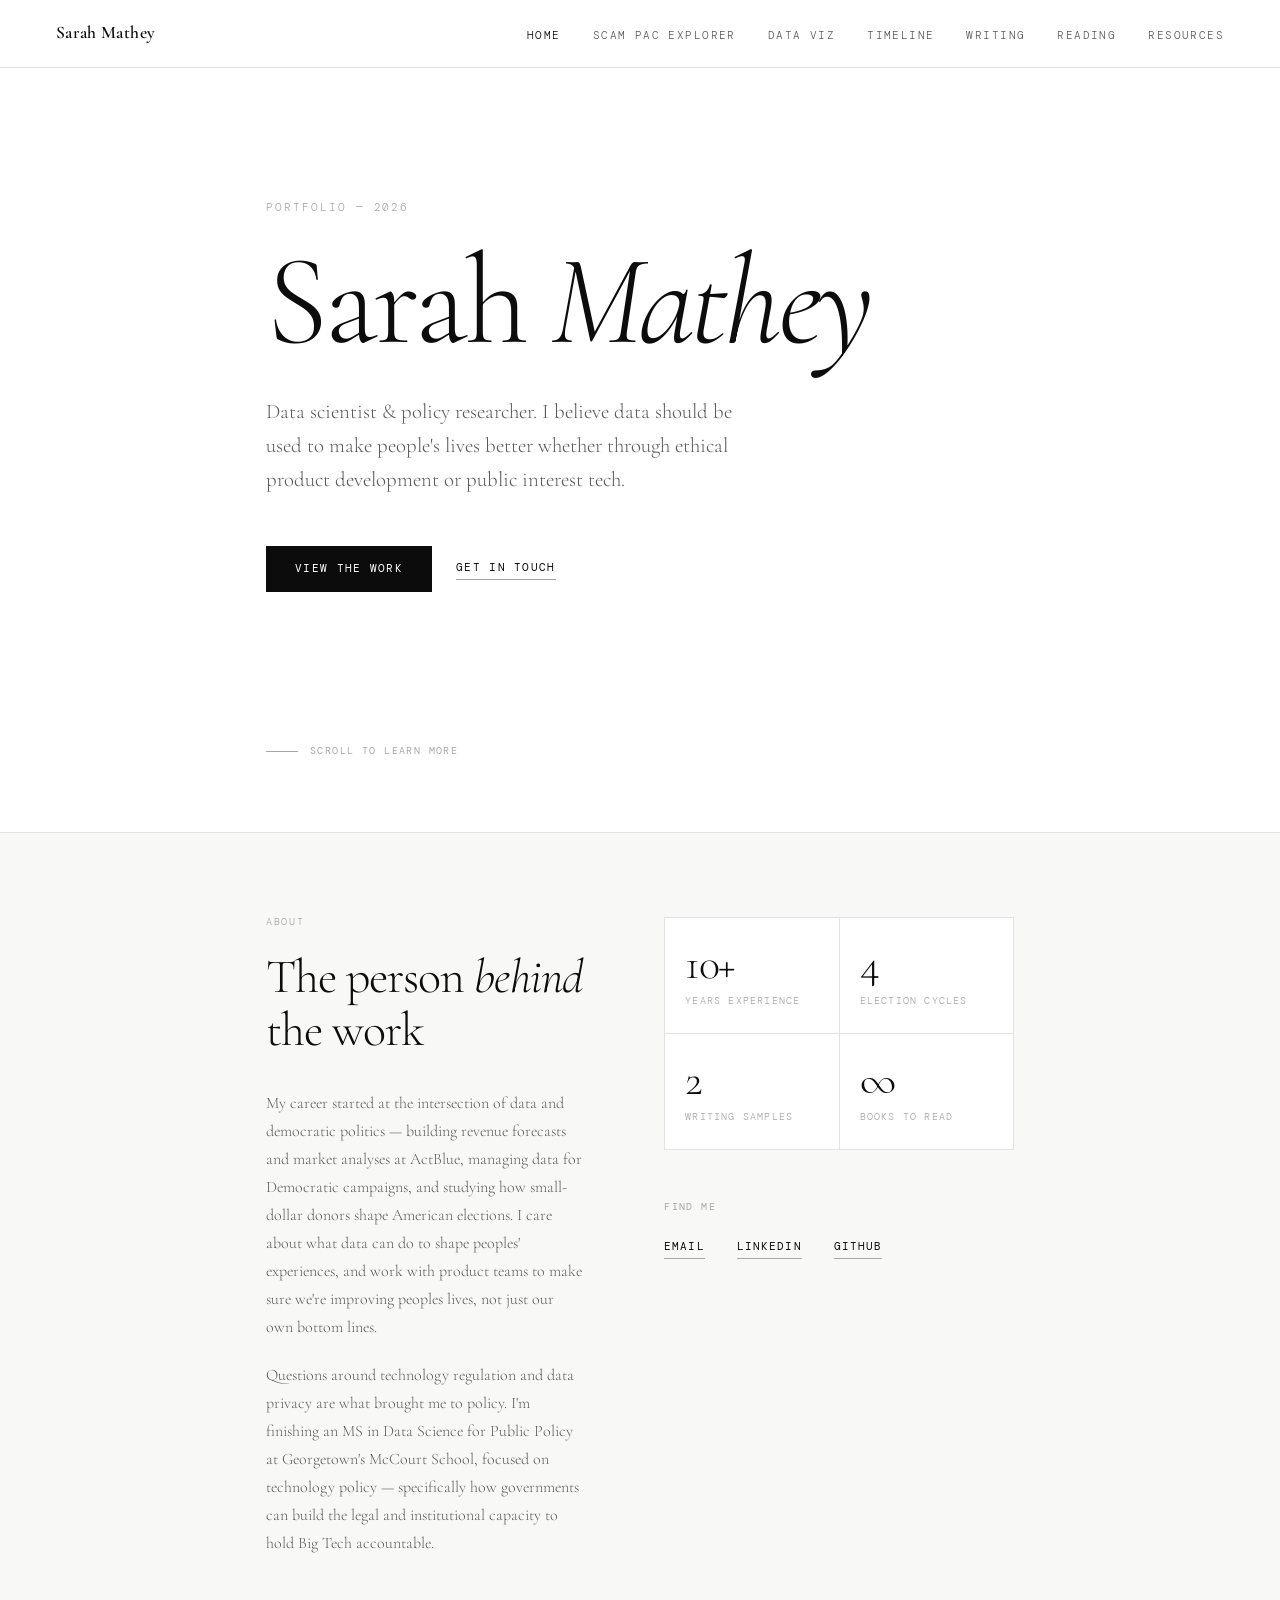
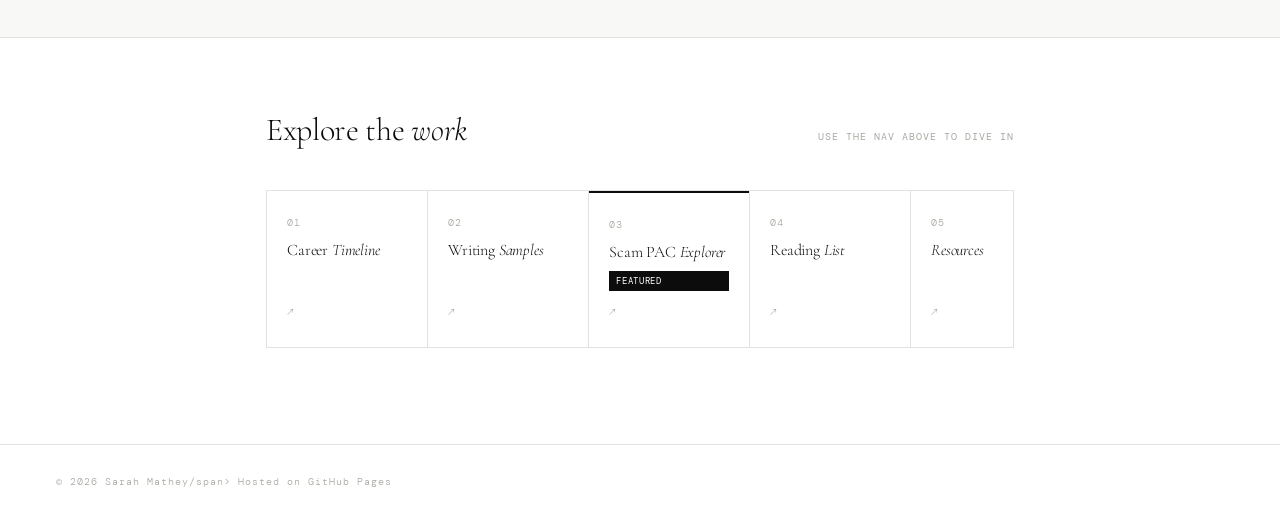
<file: index.html>
<!DOCTYPE html>
<html lang="en">
<head>
  <meta charset="UTF-8" />
  <meta name="viewport" content="width=device-width, initial-scale=1.0" />
  <title>Sarah Mathey</title>
  <link rel="preconnect" href="https://fonts.googleapis.com" />
  <link rel="preconnect" href="https://fonts.gstatic.com" crossorigin />
  <link href="https://fonts.googleapis.com/css2?family=Cormorant+Garamond:ital,wght@0,300;0,400;0,600;1,300;1,400&family=DM+Mono:wght@300;400&display=swap" rel="stylesheet" />
  <link rel="stylesheet" href="style.css" />
  <style>
    /* ── INDEX-ONLY OVERRIDES ── */

    /* Full-bleed layout — no max-width container on this page */
    main {
      max-width: none;
      padding: 0;
    }

    /* ── HERO ── */
    #hero {
      max-width: var(--max-w);
      margin: 0 auto;
      padding: 0 clamp(1.25rem, 5vw, 3.5rem);
      min-height: calc(100vh - var(--nav-h));
      display: grid;
      grid-template-rows: 1fr auto;
      padding-top: 3rem;
      padding-bottom: 4rem;
    }

    .hero-body {
      display: flex;
      flex-direction: column;
      justify-content: center;
    }

    .hero-eyebrow {
      font-family: var(--mono);
      font-size: 0.68rem;
      font-weight: 300;
      letter-spacing: 0.18em;
      text-transform: uppercase;
      color: var(--gray-400);
      margin-bottom: 1.5rem;
      opacity: 0;
      animation: fadeUp 0.75s 0.05s forwards;
    }

    .hero-name {
      font-size: clamp(4rem, 10vw, 8rem);
      font-weight: 300;
      line-height: 0.95;
      letter-spacing: -0.03em;
      margin-bottom: 2rem;
      opacity: 0;
      animation: fadeUp 0.75s 0.18s forwards;
    }

    .hero-name em { font-style: italic; }

    .hero-tagline {
      font-size: clamp(1.05rem, 2.2vw, 1.3rem);
      font-weight: 300;
      color: var(--gray-600);
      max-width: 480px;
      line-height: 1.65;
      margin-bottom: 3rem;
      opacity: 0;
      animation: fadeUp 0.75s 0.3s forwards;
    }

    .hero-cta {
      display: flex;
      gap: 1.5rem;
      align-items: center;
      flex-wrap: wrap;
      opacity: 0;
      animation: fadeUp 0.75s 0.44s forwards;
    }

    /* ── SCROLL HINT ── */
    .scroll-hint {
      display: flex;
      align-items: center;
      gap: 0.75rem;
      opacity: 0;
      animation: fadeUp 0.75s 0.65s forwards;
      padding-bottom: 0.5rem;
    }

    .scroll-hint span {
      font-family: var(--mono);
      font-size: 0.63rem;
      letter-spacing: 0.14em;
      text-transform: uppercase;
      color: var(--gray-400);
    }

    .scroll-line {
      width: 32px;
      height: 1px;
      background: var(--gray-400);
    }

    /* ── ABOUT SECTION ── */
    #about {
      border-top: 1px solid var(--gray-200);
      background: var(--gray-50);
    }

    .about-inner {
      max-width: var(--max-w);
      margin: 0 auto;
      padding: 5rem clamp(1.25rem, 5vw, 3.5rem);
      display: grid;
      grid-template-columns: 1fr 1.1fr;
      gap: 5rem;
      align-items: start;
    }

    .about-left {}

    .about-label {
      font-family: var(--mono);
      font-size: 0.65rem;
      font-weight: 300;
      letter-spacing: 0.16em;
      text-transform: uppercase;
      color: var(--gray-400);
      margin-bottom: 1.25rem;
    }

    .about-heading {
      font-size: clamp(2rem, 4vw, 3rem);
      font-weight: 300;
      line-height: 1.1;
      letter-spacing: -0.02em;
      margin-bottom: 2rem;
    }

    .about-heading em { font-style: italic; }

    .about-text p {
      font-size: 1rem;
      font-weight: 300;
      color: var(--gray-600);
      line-height: 1.75;
      margin-bottom: 1.25rem;
    }

    .about-text p:last-child { margin-bottom: 0; }

    .about-right {
      padding-top: 0.25rem;
    }

    /* ── STATS ── */
    .stats-grid {
      display: grid;
      grid-template-columns: 1fr 1fr;
      gap: 1px;
      background: var(--gray-200);
      border: 1px solid var(--gray-200);
      margin-bottom: 3rem;
    }

    .stat-cell {
      background: var(--white);
      padding: 1.5rem 1.25rem;
    }

    .stat-number {
      font-size: 2.75rem;
      font-weight: 300;
      line-height: 1;
      letter-spacing: -0.03em;
      margin-bottom: 0.35rem;
    }

    .stat-label {
      font-family: var(--mono);
      font-size: 0.63rem;
      font-weight: 300;
      letter-spacing: 0.12em;
      text-transform: uppercase;
      color: var(--gray-400);
    }

    /* ── CONTACT LINKS ── */
    .contact-label {
      font-family: var(--mono);
      font-size: 0.65rem;
      letter-spacing: 0.14em;
      text-transform: uppercase;
      color: var(--gray-400);
      margin-bottom: 1.25rem;
    }

    .contact-links {
      display: flex;
      flex-wrap: wrap;
      gap: 1rem 2rem;
    }

    .contact-link {
      font-family: var(--mono);
      font-size: 0.7rem;
      letter-spacing: 0.1em;
      text-transform: uppercase;
      text-decoration: none;
      color: var(--black);
      border-bottom: 1px solid var(--gray-400);
      padding-bottom: 2px;
      transition: border-color 0.2s;
    }

    .contact-link:hover { border-color: var(--black); }

    /* ── WORK STRIP ── */
    #work-strip {
      border-top: 1px solid var(--gray-200);
    }

    .work-strip-inner {
      max-width: var(--max-w);
      margin: 0 auto;
      padding: 4rem clamp(1.25rem, 5vw, 3.5rem) 6rem;
    }

    .work-strip-header {
      display: flex;
      align-items: baseline;
      justify-content: space-between;
      margin-bottom: 2rem;
    }

    .work-strip-title {
      font-size: clamp(1.5rem, 3vw, 2rem);
      font-weight: 300;
      letter-spacing: -0.01em;
    }

    .work-strip-title em { font-style: italic; }

    .work-strip-hint {
      font-family: var(--mono);
      font-size: 0.63rem;
      letter-spacing: 0.1em;
      text-transform: uppercase;
      color: var(--gray-400);
    }

    /* Horizontal scroll row of project chips */
    .work-chips {
      display: flex;
      gap: 1px;
      background: var(--gray-200);
      border: 1px solid var(--gray-200);
      overflow-x: auto;
      scrollbar-width: none;
    }

    .work-chips::-webkit-scrollbar { display: none; }

    .work-chip {
      background: var(--white);
      flex: 1 0 160px;
      padding: 1.5rem 1.25rem;
      text-decoration: none;
      color: inherit;
      transition: background 0.2s var(--ease);
      display: flex;
      flex-direction: column;
      gap: 0.5rem;
    }

    .work-chip:hover { background: var(--gray-50); }

    .chip-num {
      font-family: var(--mono);
      font-size: 0.6rem;
      font-weight: 300;
      color: var(--gray-400);
      letter-spacing: 0.08em;
    }

    .chip-title {
      font-size: 1rem;
      font-weight: 300;
      letter-spacing: -0.01em;
      line-height: 1.25;
    }

    .chip-title em { font-style: italic; }

    .chip-arrow {
      margin-top: auto;
      font-size: 0.85rem;
      color: var(--gray-400);
      transition: transform 0.2s var(--ease), color 0.2s;
    }

    .work-chip:hover .chip-arrow {
      transform: translate(2px, -2px);
      color: var(--black);
    }

    .work-chip--featured {
      border-top: 2px solid var(--black);
    }

    .chip-tag {
      font-family: var(--mono);
      font-size: 0.55rem;
      letter-spacing: 0.08em;
      text-transform: uppercase;
      background: var(--black);
      color: var(--white);
      padding: 0.15rem 0.45rem;
      display: inline-block;
      margin-top: 0.1rem;
    }

    @media (max-width: 640px) {
      .about-inner {
        grid-template-columns: 1fr;
        gap: 3rem;
      }
      .stats-grid { grid-template-columns: 1fr 1fr; }
      .work-strip-header { flex-direction: column; gap: 0.5rem; }
      .work-chip { flex: 0 0 140px; }
    }
  </style>
</head>
<body>

<main>

  <!-- ── HERO ── -->
  <section id="hero">
    <div class="hero-body">
      <p class="hero-eyebrow">Portfolio — 2026</p>
      <h1 class="hero-name">Sarah <em>Mathey</em></h1>
      <p class="hero-tagline">Data scientist & policy researcher. I believe data should be used to make people's lives better whether through ethical product development or public interest tech.</p>
      <div class="hero-cta">
        <a href="network.html" class="btn-primary">View the work</a>
        <a href="mailto:sarah.mathey@gmail.com" class="btn-ghost">Get in touch</a>
      </div>
    </div>
    <div class="scroll-hint">
      <div class="scroll-line"></div>
      <span>Scroll to learn more</span>
    </div>
  </section>

  <!-- ── ABOUT ── -->
  <section id="about">
    <div class="about-inner">
      <div class="about-left reveal">
        <p class="about-label">About</p>
        <h2 class="about-heading">The person <em>behind</em> the work</h2>
        <div class="about-text">
          <p>My career started at the intersection of data and democratic politics — building revenue forecasts and market analyses at ActBlue, managing data for Democratic campaigns, and studying how small-dollar donors shape American elections. I care about what data can do to shape peoples' experiences, and work with product teams to make sure we're improving peoples lives, not just our own bottom lines.</p>
          <p>Questions around technology regulation and data privacy are what brought me to policy. I'm finishing an MS in Data Science for Public Policy at Georgetown's McCourt School, focused on technology policy — specifically how governments can build the legal and institutional capacity to hold Big Tech accountable.</p>
        </div>
      </div>
      <div class="about-right reveal">
        <div class="stats-grid">
          <div class="stat-cell">
            <div class="stat-number">10+</div>
            <div class="stat-label">Years experience</div>
          </div>
          <div class="stat-cell">
            <div class="stat-number">4</div>
            <div class="stat-label">Election cycles</div>
          </div>
          <div class="stat-cell">
            <div class="stat-number">2</div>
            <div class="stat-label">Writing samples</div>
          </div>
          <div class="stat-cell">
            <div class="stat-number">∞</div>
            <div class="stat-label">Books to read</div>
          </div>
        </div>
        <p class="contact-label">Find me</p>
        <div class="contact-links">
          <a href="mailto:sarah.mathey@gmail.com" class="contact-link">Email</a>
          <a href="https://www.linkedin.com/in/sarah-mathey-602292a3" class="contact-link" target="_blank" rel="noopener">LinkedIn</a>
          <a href="https://github.com/sarahmathey" class="contact-link" target="_blank" rel="noopener">GitHub</a>
        </div>
      </div>
    </div>
  </section>

  <!-- ── WORK STRIP ── -->
  <section id="work-strip">
    <div class="work-strip-inner">
      <div class="work-strip-header reveal">
        <h2 class="work-strip-title">Explore the <em>work</em></h2>
        <span class="work-strip-hint">Use the nav above to dive in</span>
      </div>
      <div class="work-chips reveal">
        <a href="timeline.html" class="work-chip">
          <span class="chip-num">01</span>
          <span class="chip-title">Career <em>Timeline</em></span>
          <span class="chip-arrow">↗</span>
        </a>
        <a href="writing.html" class="work-chip">
          <span class="chip-num">02</span>
          <span class="chip-title">Writing <em>Samples</em></span>
          <span class="chip-arrow">↗</span>
        </a>
        <a href="network.html" class="work-chip work-chip--featured">
          <span class="chip-num">03</span>
          <span class="chip-title">Scam PAC <em>Explorer</em></span>
          <span class="chip-tag">Featured</span>
          <span class="chip-arrow">↗</span>
        </a>
        <a href="reading.html" class="work-chip">
          <span class="chip-num">04</span>
          <span class="chip-title">Reading <em>List</em></span>
          <span class="chip-arrow">↗</span>
        </a>
        <a href="resources.html" class="work-chip">
          <span class="chip-num">05</span>
          <span class="chip-title"><em>Resources</em></span>
          <span class="chip-arrow">↗</span>
        </a>
        <a href="dataviz.html" class="work-chip">
          <span class="chip-num">06</span>
          <span class="chip-title">Data <em>Viz</em></span>
          <span class="chip-arrow">↗</span>
        </a>
      </div>
    </div>
  </section>

</main>

<script src="nav.js"></script>
</body>
</html>
</file>
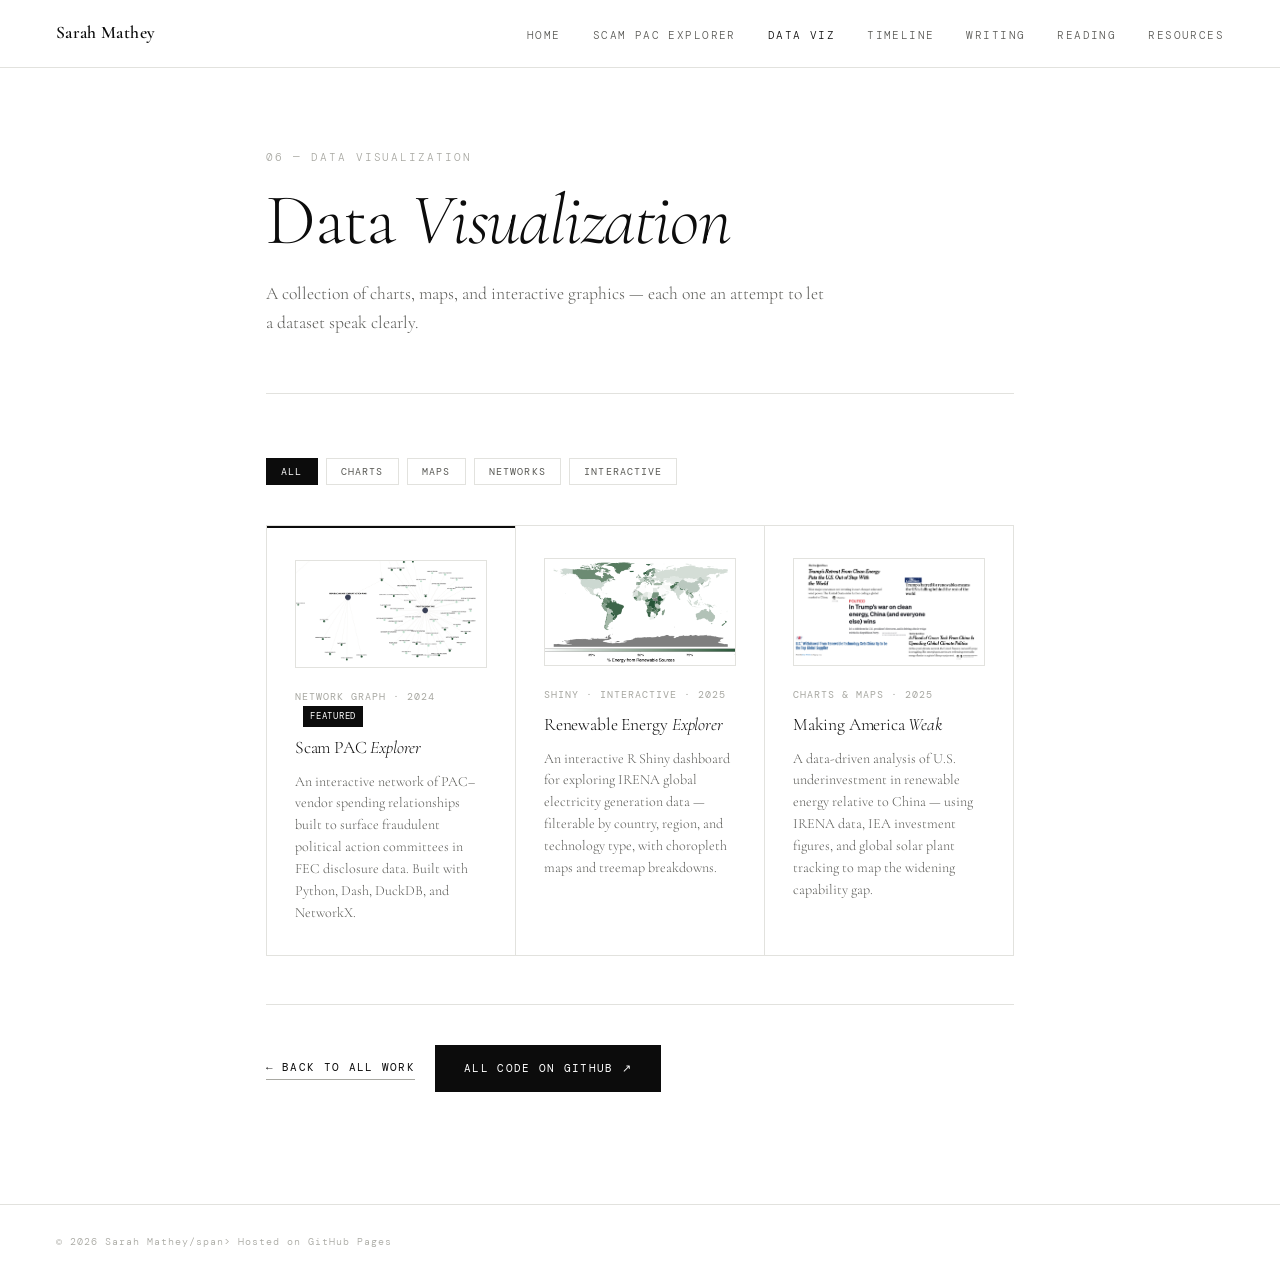
<file: dataviz.html>
<!DOCTYPE html>
<html lang="en">
<head>
  <meta charset="UTF-8" />
  <meta name="viewport" content="width=device-width, initial-scale=1.0" />
  <title>Data Visualization — Sarah Mathey</title>
  <link rel="preconnect" href="https://fonts.googleapis.com" />
  <link rel="preconnect" href="https://fonts.gstatic.com" crossorigin />
  <link href="https://fonts.googleapis.com/css2?family=Cormorant+Garamond:ital,wght@0,300;0,400;0,600;1,300;1,400&family=DM+Mono:wght@300;400&display=swap" rel="stylesheet" />
  <link rel="stylesheet" href="style.css" />
  <style>
    /* filter bar */
    .filter-bar {
      display: flex;
      gap: 0.5rem;
      flex-wrap: wrap;
      margin-bottom: 2.5rem;
    }
    .filter-btn {
      font-family: var(--mono);
      font-size: 0.65rem;
      letter-spacing: 0.1em;
      text-transform: uppercase;
      padding: 0.4rem 0.9rem;
      border: 1px solid var(--gray-200);
      background: var(--white);
      color: var(--gray-600);
      cursor: pointer;
      transition: background 0.15s, color 0.15s, border-color 0.15s;
    }
    .filter-btn:hover,
    .filter-btn.active {
      background: var(--black);
      color: var(--white);
      border-color: var(--black);
    }
    /* featured card */
    .viz-card--featured {
      border-top: 2px solid var(--black);
    }
    .viz-card-badge {
      display: inline-block;
      font-family: var(--mono);
      font-size: 0.58rem;
      letter-spacing: 0.08em;
      text-transform: uppercase;
      background: var(--black);
      color: var(--white);
      padding: 0.15rem 0.45rem;
      margin-left: 0.5rem;
      vertical-align: middle;
    }
  </style>
</head>
<body>
<main>
  <header class="page-header">
    <p class="page-eyebrow">06 — Data Visualization</p>
    <h1 class="page-title">Data <em>Visualization</em></h1>
    <p class="page-desc">A collection of charts, maps, and interactive graphics — each one an attempt to let a dataset speak clearly.</p>
  </header>

  <!-- FILTER BAR -->
  <div class="filter-bar reveal">
    <button class="filter-btn active" data-filter="all">All</button>
    <button class="filter-btn" data-filter="chart">Charts</button>
    <button class="filter-btn" data-filter="map">Maps</button>
    <button class="filter-btn" data-filter="network">Networks</button>
    <button class="filter-btn" data-filter="interactive">Interactive</button>
  </div>

  <!-- VIZ GRID -->
  <!-- Each card: add data-type="chart|map|network|interactive" for filtering -->
  <div class="viz-grid reveal" id="viz-grid">

    <a href="network.html" class="viz-card viz-card--featured" data-type="network">
      <div class="viz-thumb">
        <img src="images/dataviz-network.png" alt="Scam PAC Explorer network graph" />
      </div>
      <p class="viz-card-label">Network graph · 2024 <span class="viz-card-badge">Featured</span></p>
      <h3 class="viz-card-title">Scam PAC <em>Explorer</em></h3>
      <p class="viz-card-desc">An interactive network of PAC–vendor spending relationships built to surface fraudulent political action committees in FEC disclosure data. Built with Python, Dash, DuckDB, and NetworkX.</p>
    </a>

    <a href="https://sarah-mathey.shinyapps.io/shiny_app/" class="viz-card" data-type="interactive" target="_blank" rel="noopener">
      <div class="viz-thumb">
        <img src="images/dataviz-shiny.png" alt="Renewable Energy Explorer Shiny dashboard" />
      </div>
      <p class="viz-card-label">Shiny · Interactive · 2025</p>
      <h3 class="viz-card-title">Renewable Energy <em>Explorer</em></h3>
      <p class="viz-card-desc">An interactive R Shiny dashboard for exploring IRENA global electricity generation data — filterable by country, region, and technology type, with choropleth maps and treemap breakdowns.</p>
    </a>

    <a href="peer-review.html" class="viz-card" data-type="chart" target="_blank" rel="noopener">
      <div class="viz-thumb">
        <img src="images/dataviz-energy.png" alt="Making America Weak — headline collage" />
      </div>
      <p class="viz-card-label">Charts & Maps · 2025</p>
      <h3 class="viz-card-title">Making America <em>Weak</em></h3>
      <p class="viz-card-desc">A data-driven analysis of U.S. underinvestment in renewable energy relative to China — using IRENA data, IEA investment figures, and global solar plant tracking to map the widening capability gap.</p>
    </a>

  </div>

  <div class="cta-block reveal">
    <a href="index.html" class="btn-ghost">← Back to all work</a>
    <a href="https://github.com/sarahmathey" class="btn-primary" target="_blank" rel="noopener">All code on GitHub ↗</a>
  </div>
</main>

<script src="nav.js"></script>
<script>
  // Simple filter
  document.querySelectorAll('.filter-btn').forEach(btn => {
    btn.addEventListener('click', () => {
      document.querySelectorAll('.filter-btn').forEach(b => b.classList.remove('active'));
      btn.classList.add('active');
      const filter = btn.dataset.filter;
      document.querySelectorAll('.viz-card').forEach(card => {
        card.style.display = (filter === 'all' || card.dataset.type === filter) ? 'block' : 'none';
      });
    });
  });
</script>
</body>
</html>
</file>
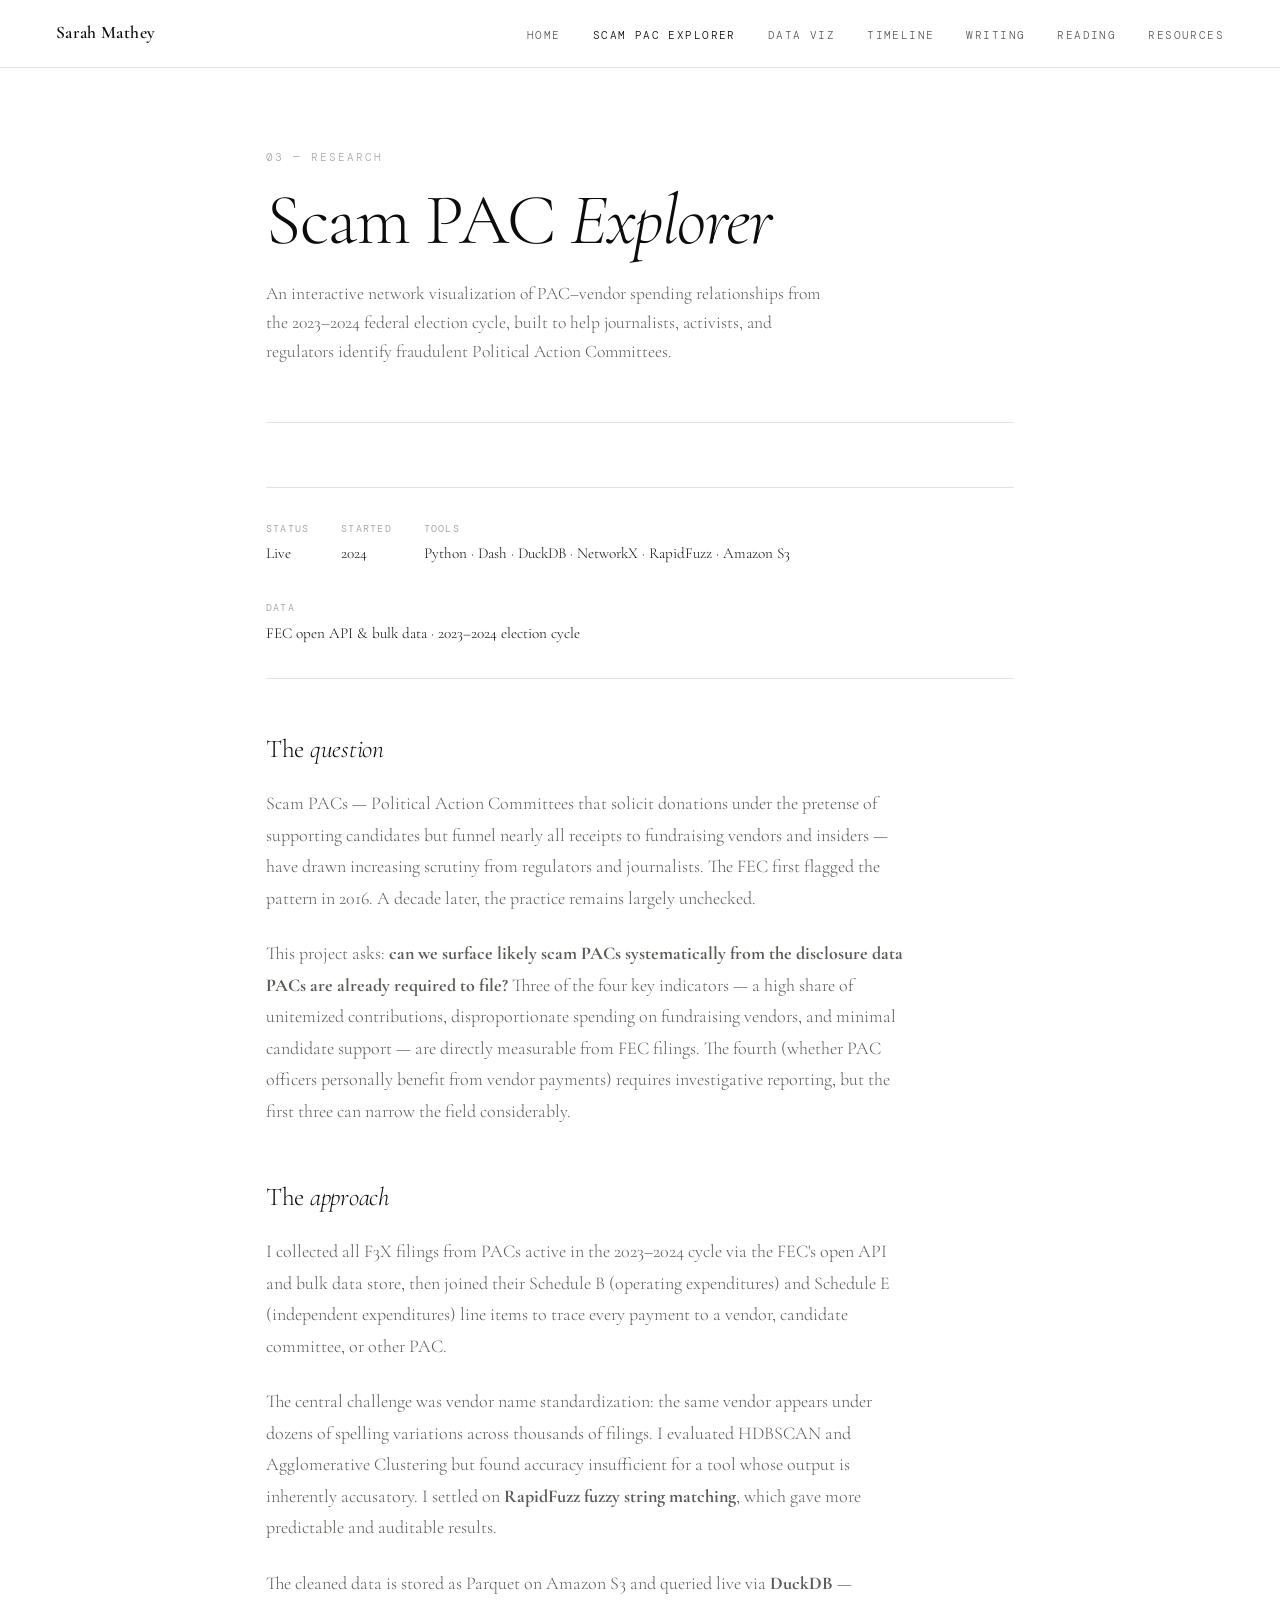
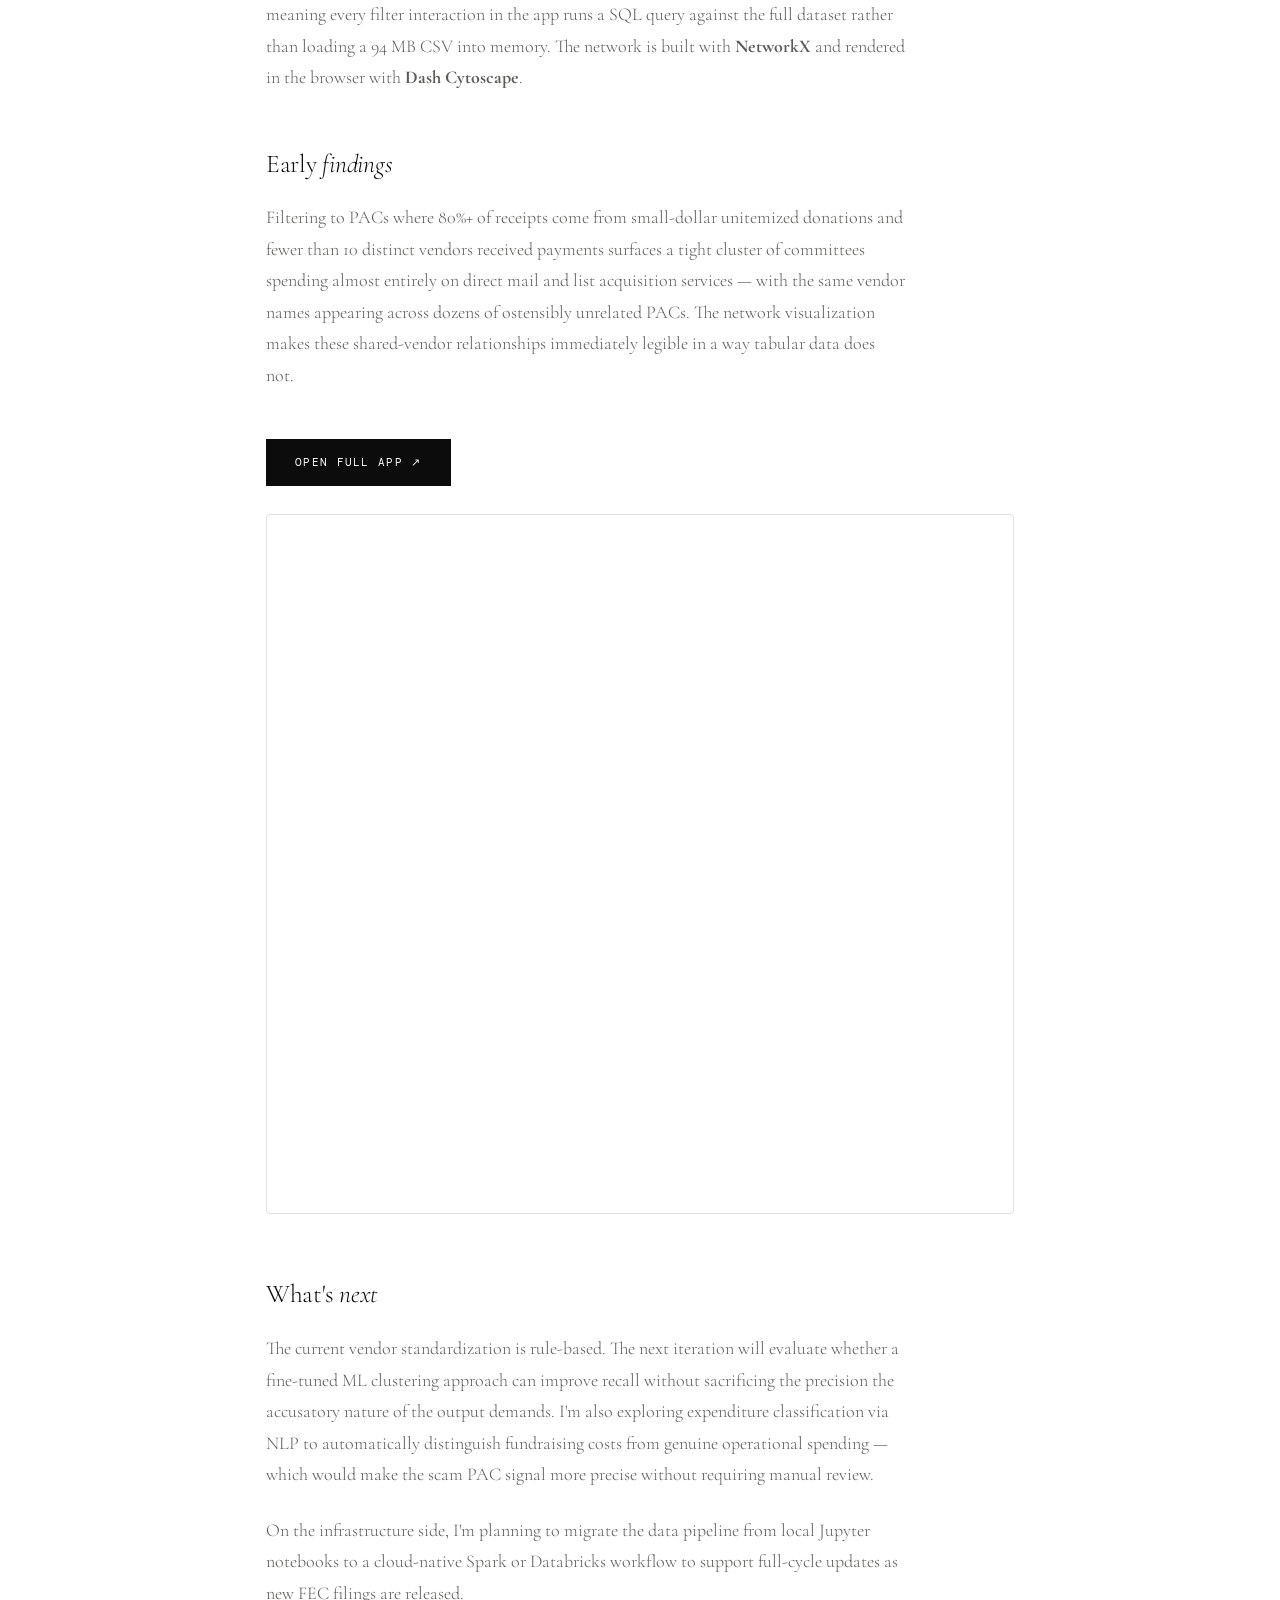
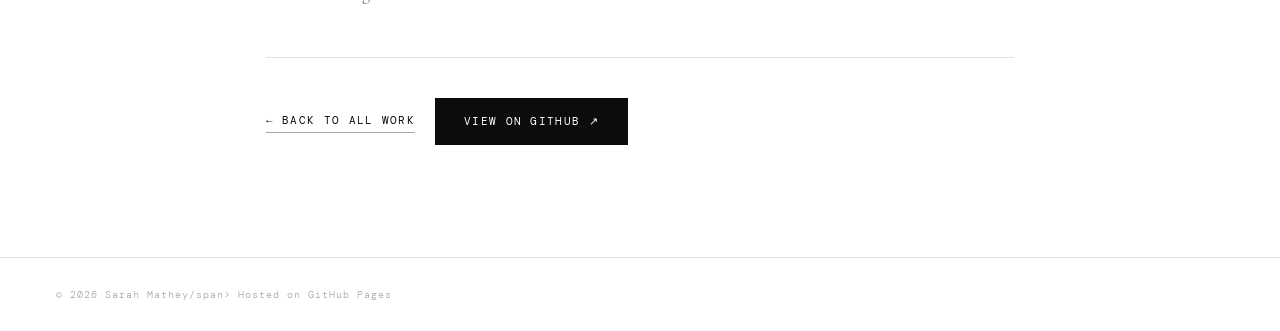
<file: network.html>
<!DOCTYPE html>
<html lang="en">
<head>
  <meta charset="UTF-8" />
  <meta name="viewport" content="width=device-width, initial-scale=1.0" />
  <title>Scam PAC Explorer — Sarah Mathey</title>
  <link rel="preconnect" href="https://fonts.googleapis.com" />
  <link rel="preconnect" href="https://fonts.gstatic.com" crossorigin />
  <link href="https://fonts.googleapis.com/css2?family=Cormorant+Garamond:ital,wght@0,300;0,400;0,600;1,300;1,400&family=DM+Mono:wght@300;400&display=swap" rel="stylesheet" />
  <link rel="stylesheet" href="style.css" />
</head>
<body>
<main>
  <header class="page-header">
    <p class="page-eyebrow">03 — Research</p>
    <h1 class="page-title">Scam PAC <em>Explorer</em></h1>
    <p class="page-desc">An interactive network visualization of PAC–vendor spending relationships from the 2023–2024 federal election cycle, built to help journalists, activists, and regulators identify fraudulent Political Action Committees.</p>
  </header>

  <div class="project-meta-block reveal">
    <div class="meta-pair">
      <span class="meta-label">Status</span>
      <span class="meta-value">Live</span>
    </div>
    <div class="meta-pair">
      <span class="meta-label">Started</span>
      <span class="meta-value">2024</span>
    </div>
    <div class="meta-pair">
      <span class="meta-label">Tools</span>
      <span class="meta-value">Python · Dash · DuckDB · NetworkX · RapidFuzz · Amazon S3</span>
    </div>
    <div class="meta-pair">
      <span class="meta-label">Data</span>
      <span class="meta-value">FEC open API &amp; bulk data · 2023–2024 election cycle</span>
    </div>
  </div>

  <div class="prose reveal">
    <h2>The <em>question</em></h2>
    <p>
      Scam PACs — Political Action Committees that solicit donations under the pretense of supporting candidates but funnel nearly all receipts to fundraising vendors and insiders — have drawn increasing scrutiny from regulators and journalists. The FEC first flagged the pattern in 2016. A decade later, the practice remains largely unchecked.
    </p>
    <p>
      This project asks: <strong>can we surface likely scam PACs systematically from the disclosure data PACs are already required to file?</strong> Three of the four key indicators — a high share of unitemized contributions, disproportionate spending on fundraising vendors, and minimal candidate support — are directly measurable from FEC filings. The fourth (whether PAC officers personally benefit from vendor payments) requires investigative reporting, but the first three can narrow the field considerably.
    </p>

    <h2>The <em>approach</em></h2>
    <p>
      I collected all F3X filings from PACs active in the 2023–2024 cycle via the FEC's open API and bulk data store, then joined their Schedule B (operating expenditures) and Schedule E (independent expenditures) line items to trace every payment to a vendor, candidate committee, or other PAC.
    </p>
    <p>
      The central challenge was vendor name standardization: the same vendor appears under dozens of spelling variations across thousands of filings. I evaluated HDBSCAN and Agglomerative Clustering but found accuracy insufficient for a tool whose output is inherently accusatory. I settled on <strong>RapidFuzz fuzzy string matching</strong>, which gave more predictable and auditable results.
    </p>
    <p>
      The cleaned data is stored as Parquet on Amazon S3 and queried live via <strong>DuckDB</strong> — meaning every filter interaction in the app runs a SQL query against the full dataset rather than loading a 94 MB CSV into memory. The network is built with <strong>NetworkX</strong> and rendered in the browser with <strong>Dash Cytoscape</strong>.
    </p>

    <h2>Early <em>findings</em></h2>
    <p>
      Filtering to PACs where 80%+ of receipts come from small-dollar unitemized donations and fewer than 10 distinct vendors received payments surfaces a tight cluster of committees spending almost entirely on direct mail and list acquisition services — with the same vendor names appearing across dozens of ostensibly unrelated PACs. The network visualization makes these shared-vendor relationships immediately legible in a way tabular data does not.
    </p>
  </div>

  <div class="reveal" style="margin: 3rem 0 0.75rem;">
    <a href="https://smathey-scam-pac-explorer.hf.space" target="_blank" rel="noopener" class="btn-primary" style="display:inline-block; margin-bottom: 1rem;">Open full app ↗</a>
  </div>

  <div class="reveal" style="margin: 0 0 3rem;">
    <iframe
      src="https://smathey-scam-pac-explorer.hf.space/network"
      width="100%"
      height="700"
      frameborder="0"
      style="border-radius: 4px; border: 1px solid #e2e2de;"
    ></iframe>
  </div>

  <div class="prose reveal">
    <h2>What's <em>next</em></h2>
    <p>
      The current vendor standardization is rule-based. The next iteration will evaluate whether a fine-tuned ML clustering approach can improve recall without sacrificing the precision the accusatory nature of the output demands. I'm also exploring expenditure classification via NLP to automatically distinguish fundraising costs from genuine operational spending — which would make the scam PAC signal more precise without requiring manual review.
    </p>
    <p>
      On the infrastructure side, I'm planning to migrate the data pipeline from local Jupyter notebooks to a cloud-native Spark or Databricks workflow to support full-cycle updates as new FEC filings are released.
    </p>
  </div>

  <div class="cta-block reveal">
    <a href="index.html" class="btn-ghost">← Back to all work</a>
    <a href="https://github.com/sarahmathey/scam_pacs" class="btn-primary" target="_blank" rel="noopener">View on GitHub ↗</a>
  </div>
</main>
<script src="nav.js"></script>
</body>
</html>
</file>
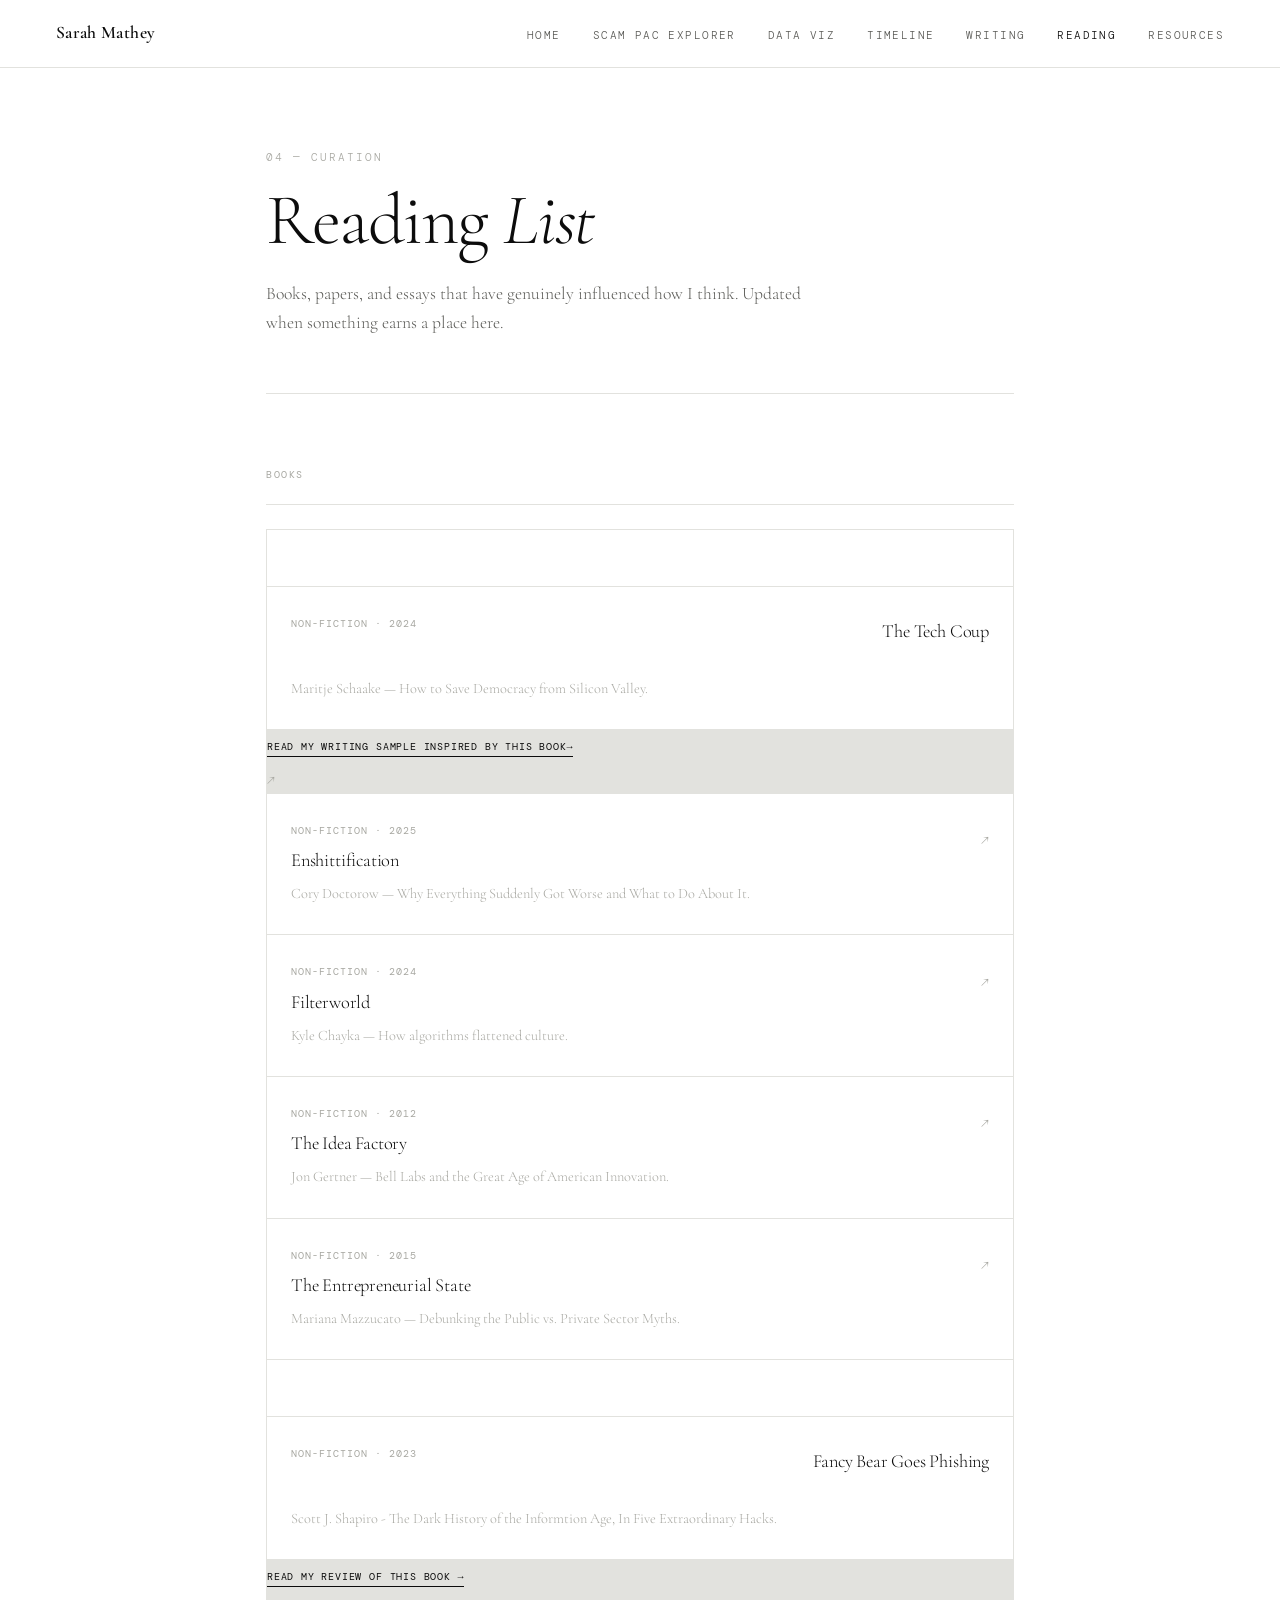
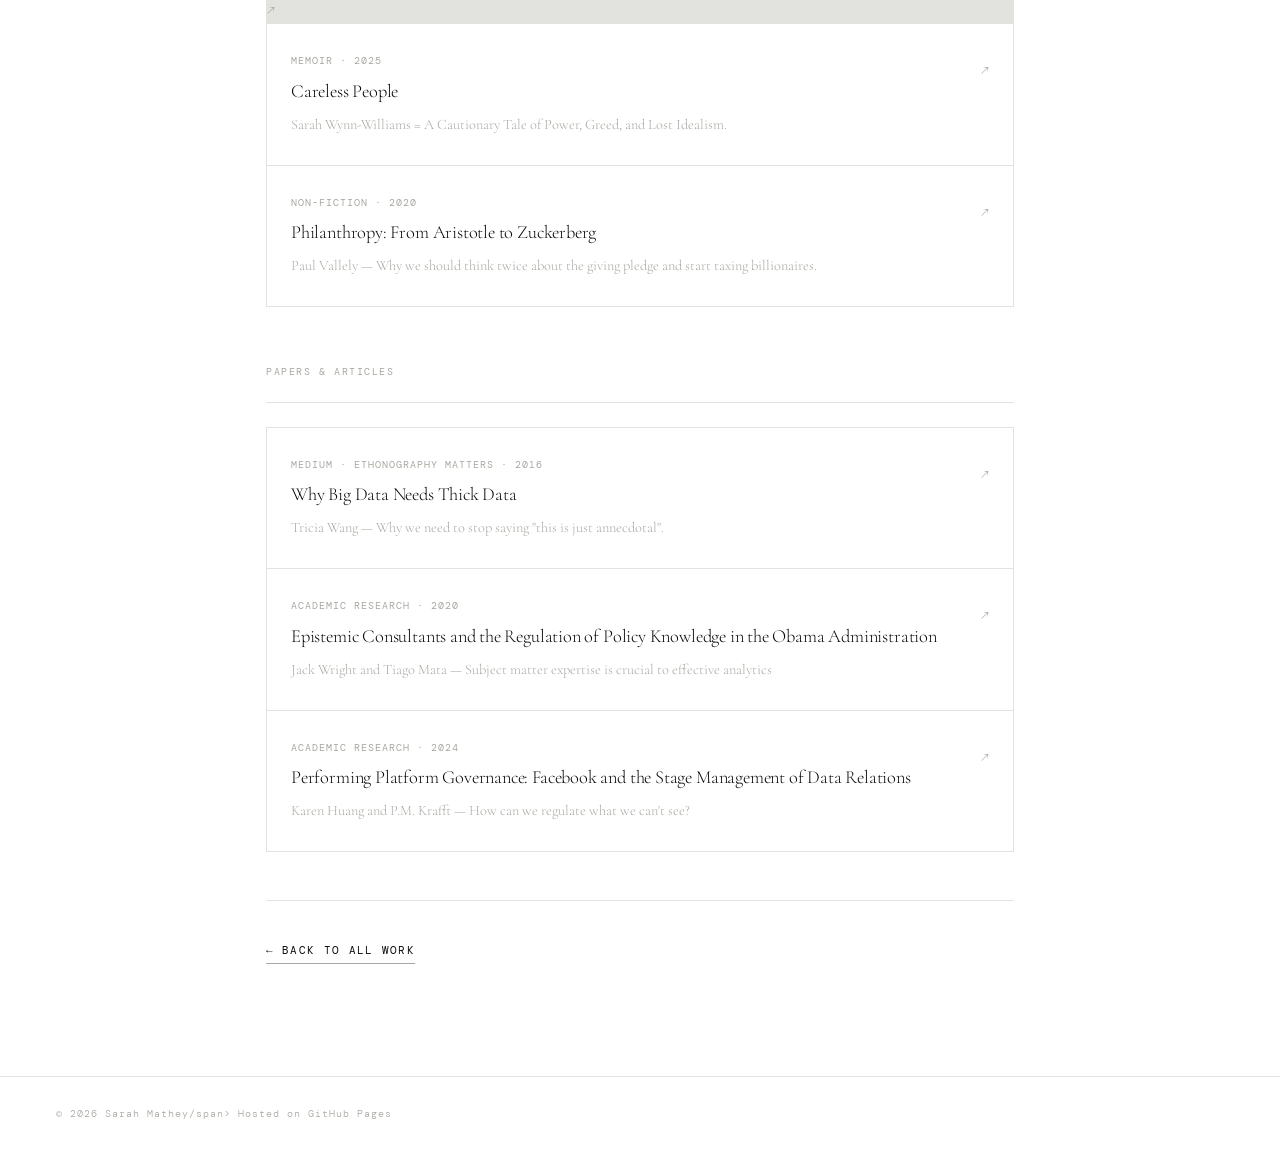
<file: reading.html>
<!DOCTYPE html>
<html lang="en">
<head>
  <meta charset="UTF-8" />
  <meta name="viewport" content="width=device-width, initial-scale=1.0" />
  <title>Reading List — Your Name</title>
  <link rel="preconnect" href="https://fonts.googleapis.com" />
  <link rel="preconnect" href="https://fonts.gstatic.com" crossorigin />
  <link href="https://fonts.googleapis.com/css2?family=Cormorant+Garamond:ital,wght@0,300;0,400;0,600;1,300;1,400&family=DM+Mono:wght@300;400&display=swap" rel="stylesheet" />
  <link rel="stylesheet" href="style.css" />
</head>
<body>
<main>
  <header class="page-header">
    <p class="page-eyebrow">04 — Curation</p>
    <h1 class="page-title">Reading <em>List</em></h1>
    <p class="page-desc">Books, papers, and essays that have genuinely influenced how I think. Updated when something earns a place here.</p>
  </header>

  <!-- SECTION: Books -->
  <p class="list-section-label reveal">Books</p>
  <div class="list-grid reveal">

    <a href="https://bookshop.org/p/books/the-tech-coup-how-to-save-democracy-from-silicon-valley-marietje-schaake/a76d5e99f0ada2a9?ean=9780691241173&next=t" class="list-item" target="_blank" rel="noopener">
      <div>
        <p class="list-item-tag">Non-fiction · 2024</p>
        <p class="list-item-title">The Tech Coup</p>
        <p class="list-item-sub">Maritje Schaake —  How to Save Democracy from Silicon Valley.</p>
        <a href="writing-01.html" class="list-item-writing-link">Read my writing sample inspired by this book→</a>
      </div>
      <span class="list-item-arrow">↗</span>
    </a>

    <a href="https://bookshop.org/p/books/enshittification-why-everything-suddenly-got-worse-and-what-to-do-about-it-cory-doctorow/d3f8483b158906ce?ean=9780374619329&next=t" class="list-item" target="_blank" rel="noopener">
      <div>
        <p class="list-item-tag">Non-fiction · 2025</p>
        <p class="list-item-title">Enshittification</p>
        <p class="list-item-sub">Cory Doctorow — Why Everything Suddenly Got Worse and What to Do About It.</p>
      </div>
      <span class="list-item-arrow">↗</span>
    </a>

    <a href="https://bookshop.org/p/books/filterworld-how-algorithms-flattened-culture-kyle-chayka/85103bbd18489d77?ean=9780593466797&next=t" class="list-item" target="_blank" rel="noopener">
      <div>
        <p class="list-item-tag">Non-fiction · 2024</p>
        <p class="list-item-title">Filterworld</p>
        <p class="list-item-sub">Kyle Chayka — How algorithms flattened culture.</p>
      </div>
      <span class="list-item-arrow">↗</span>
    </a>

    <a href="https://bookshop.org/p/books/the-idea-factory-bell-labs-and-the-great-age-of-american-innovation-jon-gertner/208a2f4930c5c65c?ean=9780143122791&next=t" class="list-item" target="_blank" rel="noopener">
      <div>
        <p class="list-item-tag">Non-fiction · 2012</p>
        <p class="list-item-title">The Idea Factory </p>
        <p class="list-item-sub">Jon Gertner — Bell Labs and the Great Age of American Innovation.</p>
      </div>
      <span class="list-item-arrow">↗</span>
    </a>

    <a href="https://bookshop.org/p/books/the-entrepreneurial-state-debunking-public-vs-private-sector-myths-mariana-mazzucato/829aa9e5321d987f?ean=9780593656938&next=t" class="list-item" target="_blank" rel="noopener">
      <div>
        <p class="list-item-tag">Non-fiction · 2015</p>
        <p class="list-item-title">The Entrepreneurial State</p>
        <p class="list-item-sub">Mariana Mazzucato — Debunking the Public vs. Private Sector Myths.</p>
      </div>
      <span class="list-item-arrow">↗</span>
    </a>

    <a href="" class="list-item" target="_blank" rel="noopener">
      <div>
        <p class="list-item-tag">Non-fiction · 2023</p>
        <p class="list-item-title">Fancy Bear Goes Phishing</p>
        <p class="list-item-sub">Scott J. Shapiro - The Dark History of the Informtion Age, In Five Extraordinary Hacks.</p>
        <a href="writing-02.html" class="list-item-writing-link">Read my review of this book →</a>
      </div>
      <span class="list-item-arrow">↗</span>
    </a>

    <a href="" class="list-item" target="_blank" rel="noopener">
      <div>
        <p class="list-item-tag">Memoir · 2025</p>
        <p class="list-item-title">Careless People</p>
        <p class="list-item-sub">Sarah Wynn-Williams = A Cautionary Tale of Power, Greed, and Lost Idealism.</p>
      </div>
      <span class="list-item-arrow">↗</span>
    </a>

     <a href="https://www.abebooks.com/9781472920126/Philanthropy-Aristotle-Zuckerberg-Vallely-Paul-1472920120/plp" class="list-item" target="_blank" rel="noopener">
      <div>
        <p class="list-item-tag">Non-fiction · 2020</p>
        <p class="list-item-title">Philanthropy: From Aristotle to Zuckerberg</p>
        <p class="list-item-sub">Paul Vallely — Why we should think twice about the giving pledge and start taxing billionaires.</p>
      </div>
      <span class="list-item-arrow">↗</span>
    </a>

    

  </div>

  <!-- SECTION: Papers & Articles -->
  <p class="list-section-label reveal">Papers &amp; Articles</p>
  <div class="list-grid reveal">

    <a href="https://medium.com/ethnography-matters/why-big-data-needs-thick-data-b4b3e75e3d7" class="list-item" target="_blank" rel="noopener">
      <div>
        <p class="list-item-tag">Medium · Ethonography Matters · 2016</p>
        <p class="list-item-title">Why Big Data Needs Thick Data</p>
        <p class="list-item-sub">Tricia Wang — Why we need to stop saying "this is just annecdotal".</p>
      </div>
      <span class="list-item-arrow">↗</span>
    </a>

    <a href="https://pubmed.ncbi.nlm.nih.gov/32836392/" class="list-item" target="_blank" rel="noopener">
      <div>
        <p class="list-item-tag">Academic Research · 2020</p>
        <p class="list-item-title">Epistemic Consultants and the Regulation of Policy Knowledge in the Obama Administration</p>
        <p class="list-item-sub">Jack Wright and Tiago Mata — Subject matter expertise is crucial to effective analytics</p>
      </div>
      <span class="list-item-arrow">↗</span>
    </a>

    <a href="https://pubmed.ncbi.nlm.nih.gov/32836392/" class="list-item" target="_blank" rel="noopener">
      <div>
        <p class="list-item-tag">Academic Research · 2024</p>
        <p class="list-item-title">Performing Platform Governance: Facebook and the Stage Management of Data Relations</p>
        <p class="list-item-sub">Karen Huang and P.M. Krafft — How can we regulate what we can't see?</p>
      </div>
      <span class="list-item-arrow">↗</span>
    </a>

  </div>


  <div class="cta-block reveal">
    <a href="index.html" class="btn-ghost">← Back to all work</a>
  </div>
</main>
<script src="nav.js"></script>
</body>
</html>
</file>
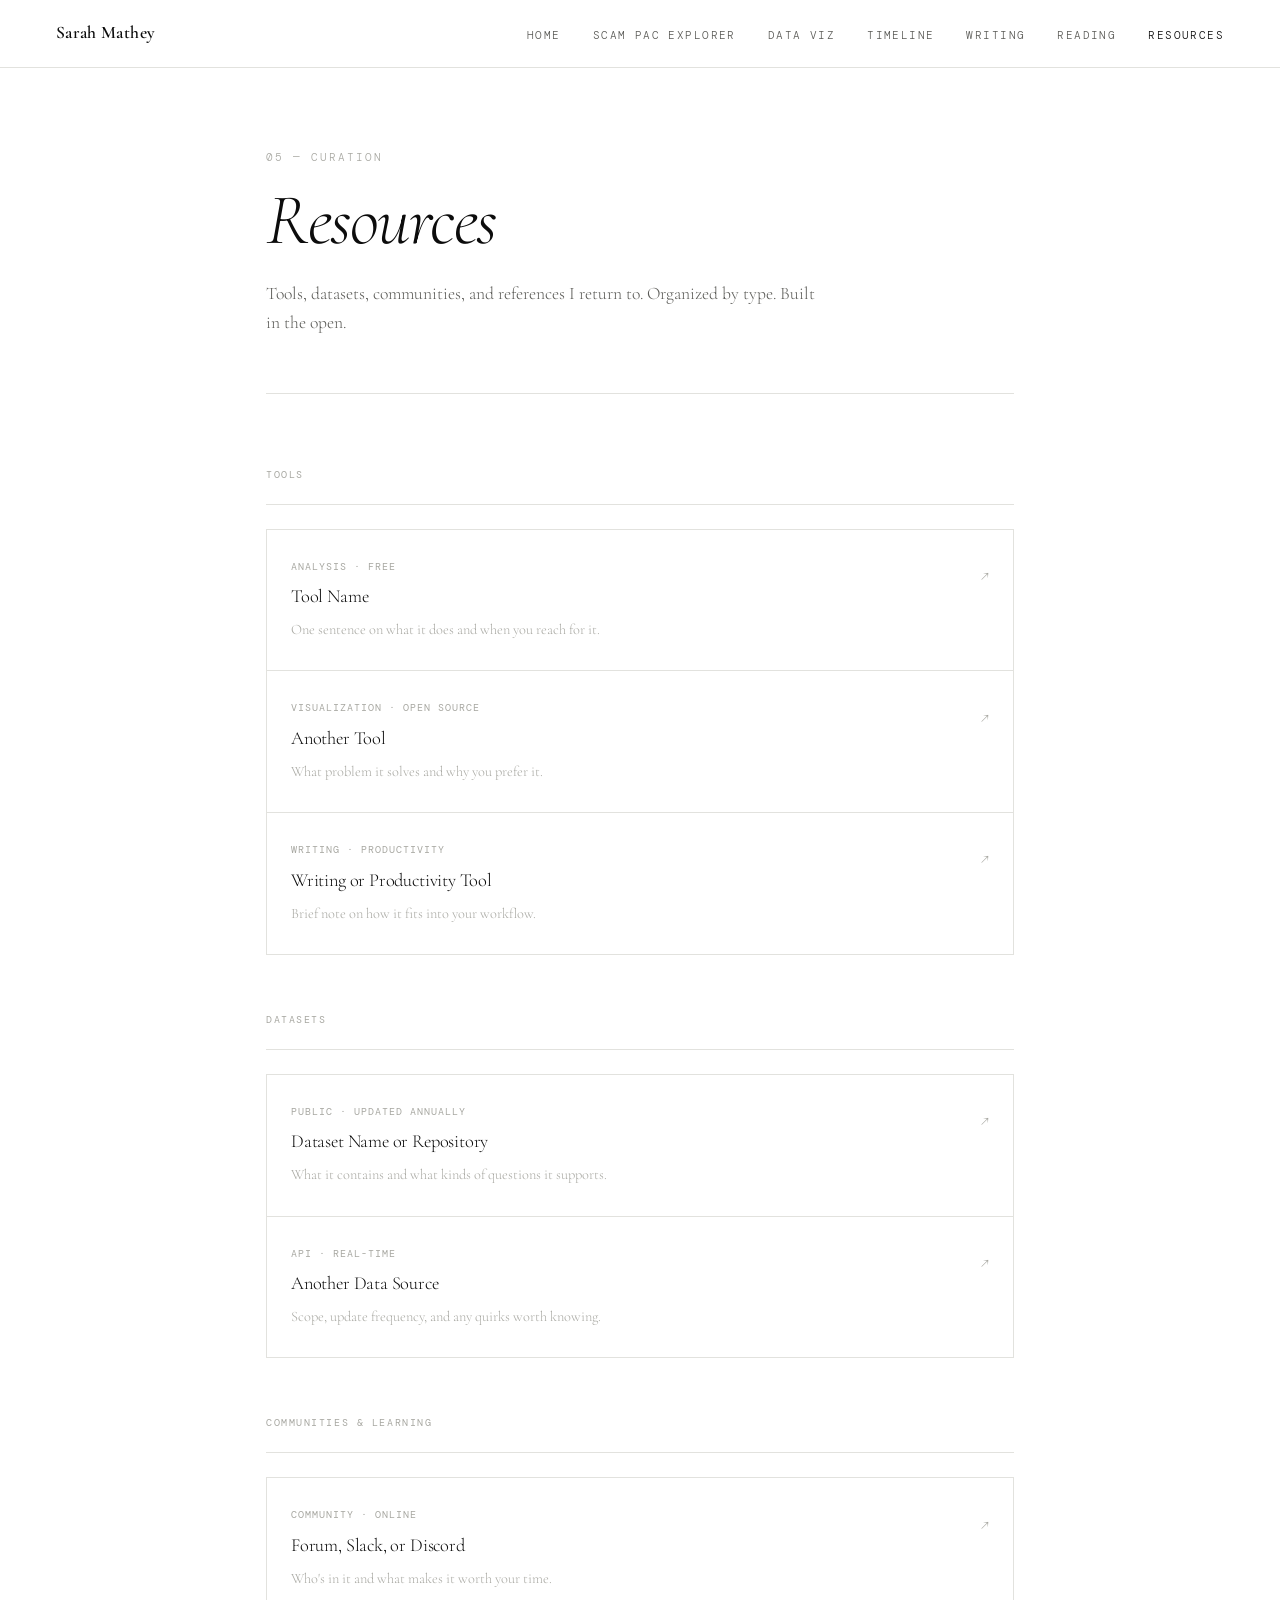
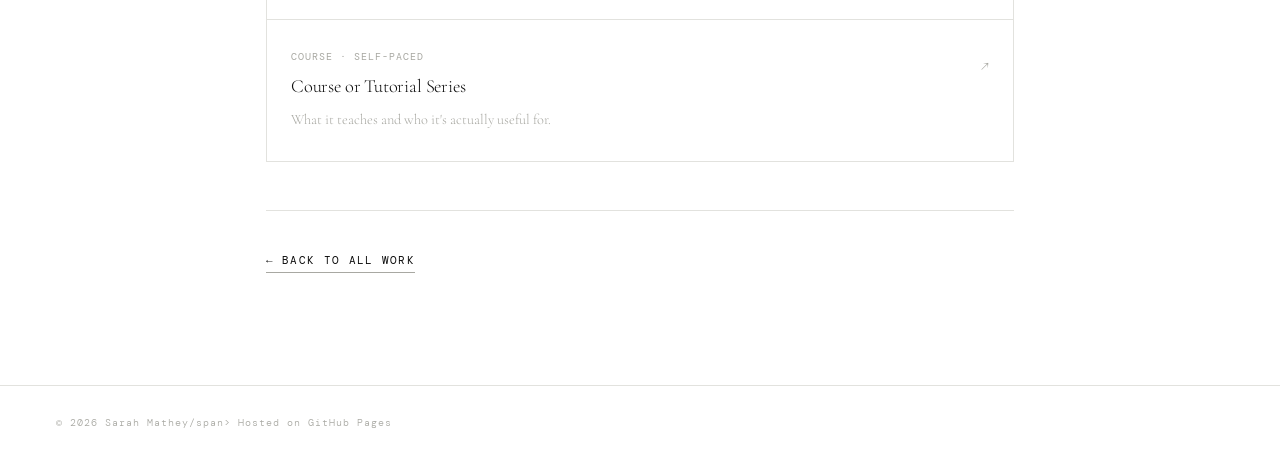
<file: resources.html>
<!DOCTYPE html>
<html lang="en">
<head>
  <meta charset="UTF-8" />
  <meta name="viewport" content="width=device-width, initial-scale=1.0" />
  <title>Resources — Your Name</title>
  <link rel="preconnect" href="https://fonts.googleapis.com" />
  <link rel="preconnect" href="https://fonts.gstatic.com" crossorigin />
  <link href="https://fonts.googleapis.com/css2?family=Cormorant+Garamond:ital,wght@0,300;0,400;0,600;1,300;1,400&family=DM+Mono:wght@300;400&display=swap" rel="stylesheet" />
  <link rel="stylesheet" href="style.css" />
</head>
<body>
<main>
  <header class="page-header">
    <p class="page-eyebrow">05 — Curation</p>
    <h1 class="page-title"><em>Resources</em></h1>
    <p class="page-desc">Tools, datasets, communities, and references I return to. Organized by type. Built in the open.</p>
  </header>

  <!-- SECTION: Tools -->
  <p class="list-section-label reveal">Tools</p>
  <div class="list-grid reveal">

    <a href="https://example.com" class="list-item" target="_blank" rel="noopener">
      <div>
        <p class="list-item-tag">Analysis · Free</p>
        <p class="list-item-title">Tool Name</p>
        <p class="list-item-sub">One sentence on what it does and when you reach for it.</p>
      </div>
      <span class="list-item-arrow">↗</span>
    </a>

    <a href="https://example.com" class="list-item" target="_blank" rel="noopener">
      <div>
        <p class="list-item-tag">Visualization · Open source</p>
        <p class="list-item-title">Another Tool</p>
        <p class="list-item-sub">What problem it solves and why you prefer it.</p>
      </div>
      <span class="list-item-arrow">↗</span>
    </a>

    <a href="https://example.com" class="list-item" target="_blank" rel="noopener">
      <div>
        <p class="list-item-tag">Writing · Productivity</p>
        <p class="list-item-title">Writing or Productivity Tool</p>
        <p class="list-item-sub">Brief note on how it fits into your workflow.</p>
      </div>
      <span class="list-item-arrow">↗</span>
    </a>

  </div>

  <!-- SECTION: Datasets -->
  <p class="list-section-label reveal">Datasets</p>
  <div class="list-grid reveal">

    <a href="https://example.com" class="list-item" target="_blank" rel="noopener">
      <div>
        <p class="list-item-tag">Public · Updated annually</p>
        <p class="list-item-title">Dataset Name or Repository</p>
        <p class="list-item-sub">What it contains and what kinds of questions it supports.</p>
      </div>
      <span class="list-item-arrow">↗</span>
    </a>

    <a href="https://example.com" class="list-item" target="_blank" rel="noopener">
      <div>
        <p class="list-item-tag">API · Real-time</p>
        <p class="list-item-title">Another Data Source</p>
        <p class="list-item-sub">Scope, update frequency, and any quirks worth knowing.</p>
      </div>
      <span class="list-item-arrow">↗</span>
    </a>

  </div>

  <!-- SECTION: Communities & Learning -->
  <p class="list-section-label reveal">Communities &amp; Learning</p>
  <div class="list-grid reveal">

    <a href="https://example.com" class="list-item" target="_blank" rel="noopener">
      <div>
        <p class="list-item-tag">Community · Online</p>
        <p class="list-item-title">Forum, Slack, or Discord</p>
        <p class="list-item-sub">Who's in it and what makes it worth your time.</p>
      </div>
      <span class="list-item-arrow">↗</span>
    </a>

    <a href="https://example.com" class="list-item" target="_blank" rel="noopener">
      <div>
        <p class="list-item-tag">Course · Self-paced</p>
        <p class="list-item-title">Course or Tutorial Series</p>
        <p class="list-item-sub">What it teaches and who it's actually useful for.</p>
      </div>
      <span class="list-item-arrow">↗</span>
    </a>

  </div>

  <div class="cta-block reveal">
    <a href="index.html" class="btn-ghost">← Back to all work</a>
  </div>
</main>
<script src="nav.js"></script>
</body>
</html>
</file>
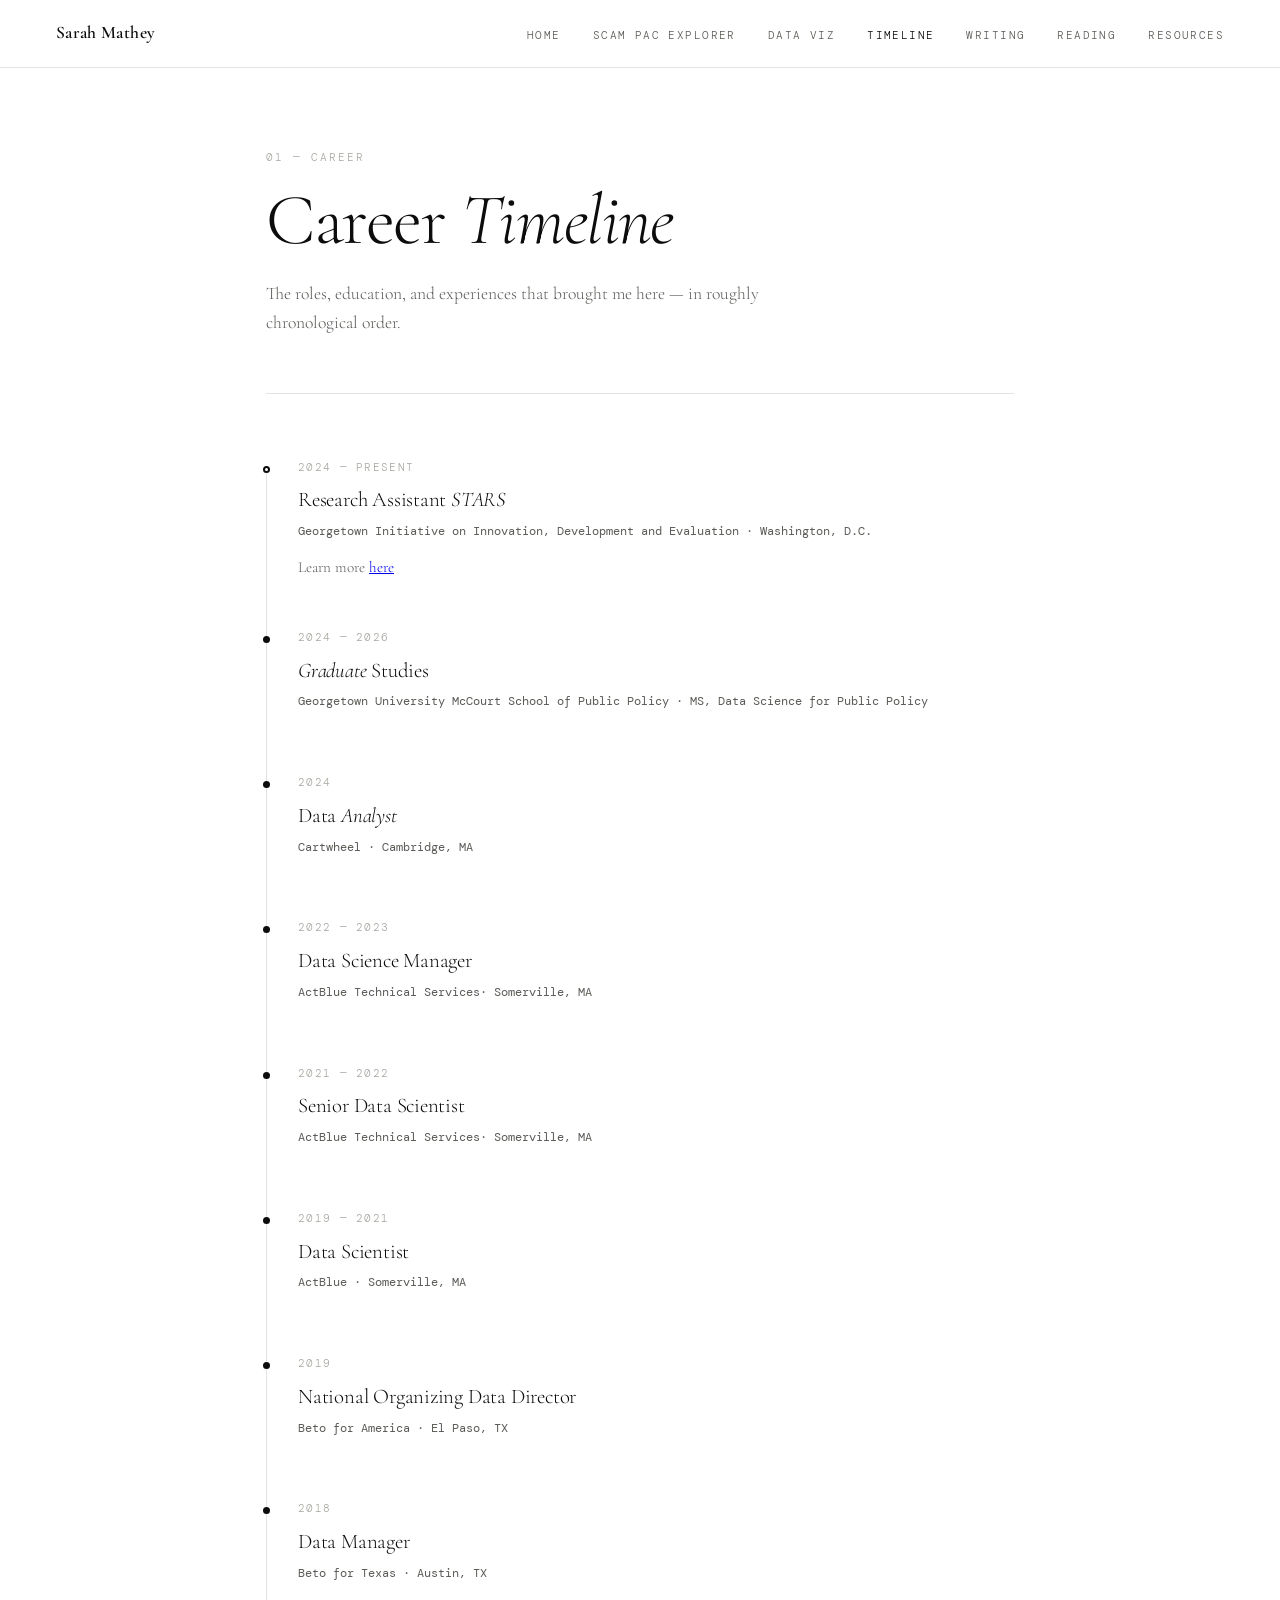
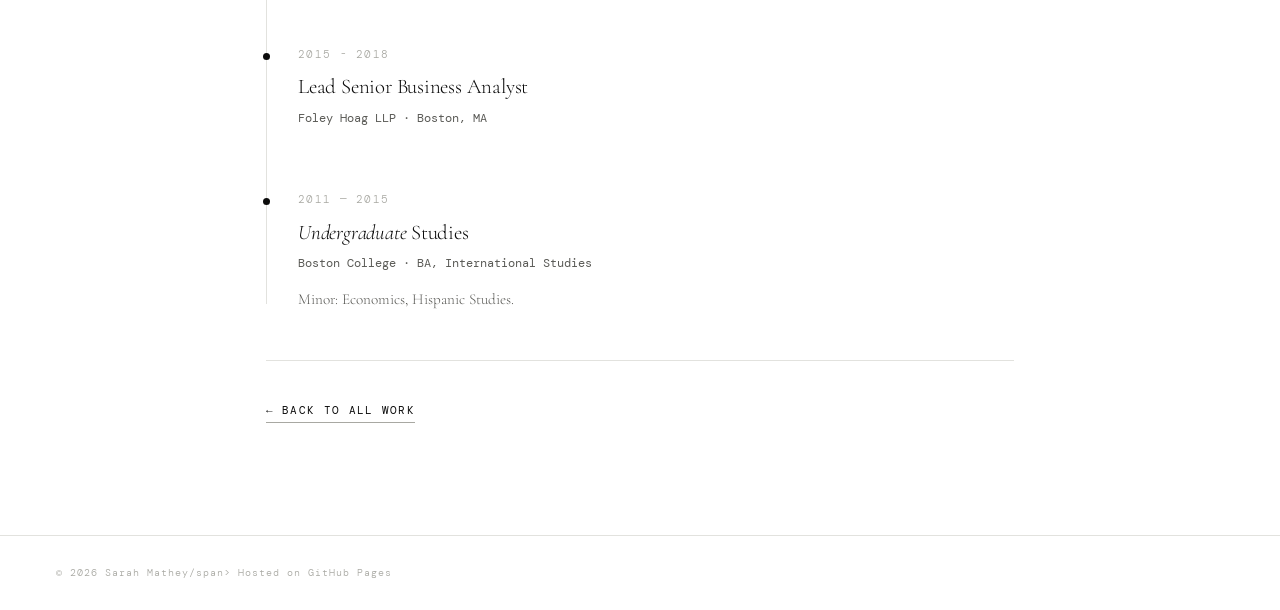
<file: timeline.html>
<!DOCTYPE html>
<html lang="en">
<head>
  <meta charset="UTF-8" />
  <meta name="viewport" content="width=device-width, initial-scale=1.0" />
  <title>Career Timeline — Your Name</title>
  <link rel="preconnect" href="https://fonts.googleapis.com" />
  <link rel="preconnect" href="https://fonts.gstatic.com" crossorigin />
  <link href="https://fonts.googleapis.com/css2?family=Cormorant+Garamond:ital,wght@0,300;0,400;0,600;1,300;1,400&family=DM+Mono:wght@300;400&display=swap" rel="stylesheet" />
  <link rel="stylesheet" href="style.css" />
</head>
<body>
<main>
  <header class="page-header">
    <p class="page-eyebrow">01 — Career</p>
    <h1 class="page-title">Career <em>Timeline</em></h1>
    <p class="page-desc">The roles, education, and experiences that brought me here — in roughly chronological order.</p>
  </header>

  <div class="timeline reveal">

    <!-- PRESENT -->
    <div class="timeline-item present">
      <div class="timeline-dot"></div>
      <p class="timeline-date">2024 — Present</p>
      <h2 class="timeline-role">Research Assistant <em>STARS</em></h2>
      <p class="timeline-org">Georgetown Initiative on Innovation, Development and Evaluation · Washington, D.C.</p>
      <p class="timeline-desc"> Learn more <a href ="https://gui2de.georgetown.edu/our-work/education/stars/">here</a></p>
    </div>

    <div class="timeline-item">
      <div class="timeline-dot"></div>
      <p class="timeline-date">2024 — 2026</p>
      <h2 class="timeline-role"><em>Graduate</em> Studies</h2>
      <p class="timeline-org">Georgetown University McCourt School of Public Policy · MS, Data Science for Public Policy</p>
    </div>

    <div class="timeline-item">
      <div class="timeline-dot"></div>
      <p class="timeline-date">2024</p>
      <h2 class="timeline-role">Data <em>Analyst</em></h2>
      <p class="timeline-org">Cartwheel · Cambridge, MA</p>
    </div>

    <div class="timeline-item">
      <div class="timeline-dot"></div>
      <p class="timeline-date">2022 — 2023</p>
      <h2 class="timeline-role">Data Science Manager</h2>
      <p class="timeline-org">ActBlue Technical Services· Somerville, MA</p>
    </div>

    <div class="timeline-item">
      <div class="timeline-dot"></div>
      <p class="timeline-date">2021 — 2022</p>
      <h2 class="timeline-role">Senior Data Scientist</h2>
      <p class="timeline-org">ActBlue Technical Services· Somerville, MA</p>
    </div>

    <div class="timeline-item">
      <div class="timeline-dot"></div>
      <p class="timeline-date">2019 — 2021</p>
      <h2 class="timeline-role">Data Scientist</h2>
      <p class="timeline-org">ActBlue · Somerville, MA</p>
    </div>

     <div class="timeline-item">
      <div class="timeline-dot"></div>
      <p class="timeline-date">2019</p>
      <h2 class="timeline-role">National Organizing Data Director</h2>
      <p class="timeline-org">Beto for America · El Paso, TX</p>
    </div>

     <div class="timeline-item">
      <div class="timeline-dot"></div>
      <p class="timeline-date">2018</p>
      <h2 class="timeline-role">Data Manager</h2>
      <p class="timeline-org">Beto for Texas · Austin, TX</p>
    </div>

    <div class="timeline-item">
      <div class="timeline-dot"></div>
      <p class="timeline-date">2015 - 2018</p>
      <h2 class="timeline-role">Lead Senior Business Analyst</h2>
      <p class="timeline-org">Foley Hoag LLP · Boston, MA</p>
    </div>

    <div class="timeline-item">
      <div class="timeline-dot"></div>
      <p class="timeline-date">2011 — 2015</p>
      <h2 class="timeline-role"><em>Undergraduate</em> Studies</h2>
      <p class="timeline-org">Boston College · BA, International Studies</p>
      <p class="timeline-desc">Minor: Economics, Hispanic Studies.</p>
    </div>

  </div>

  <!-- Add more items following the same pattern above -->

  <div class="cta-block reveal">
    <a href="index.html" class="btn-ghost">← Back to all work</a>
  </div>
</main>
<script src="nav.js"></script>
</body>
</html>
</file>
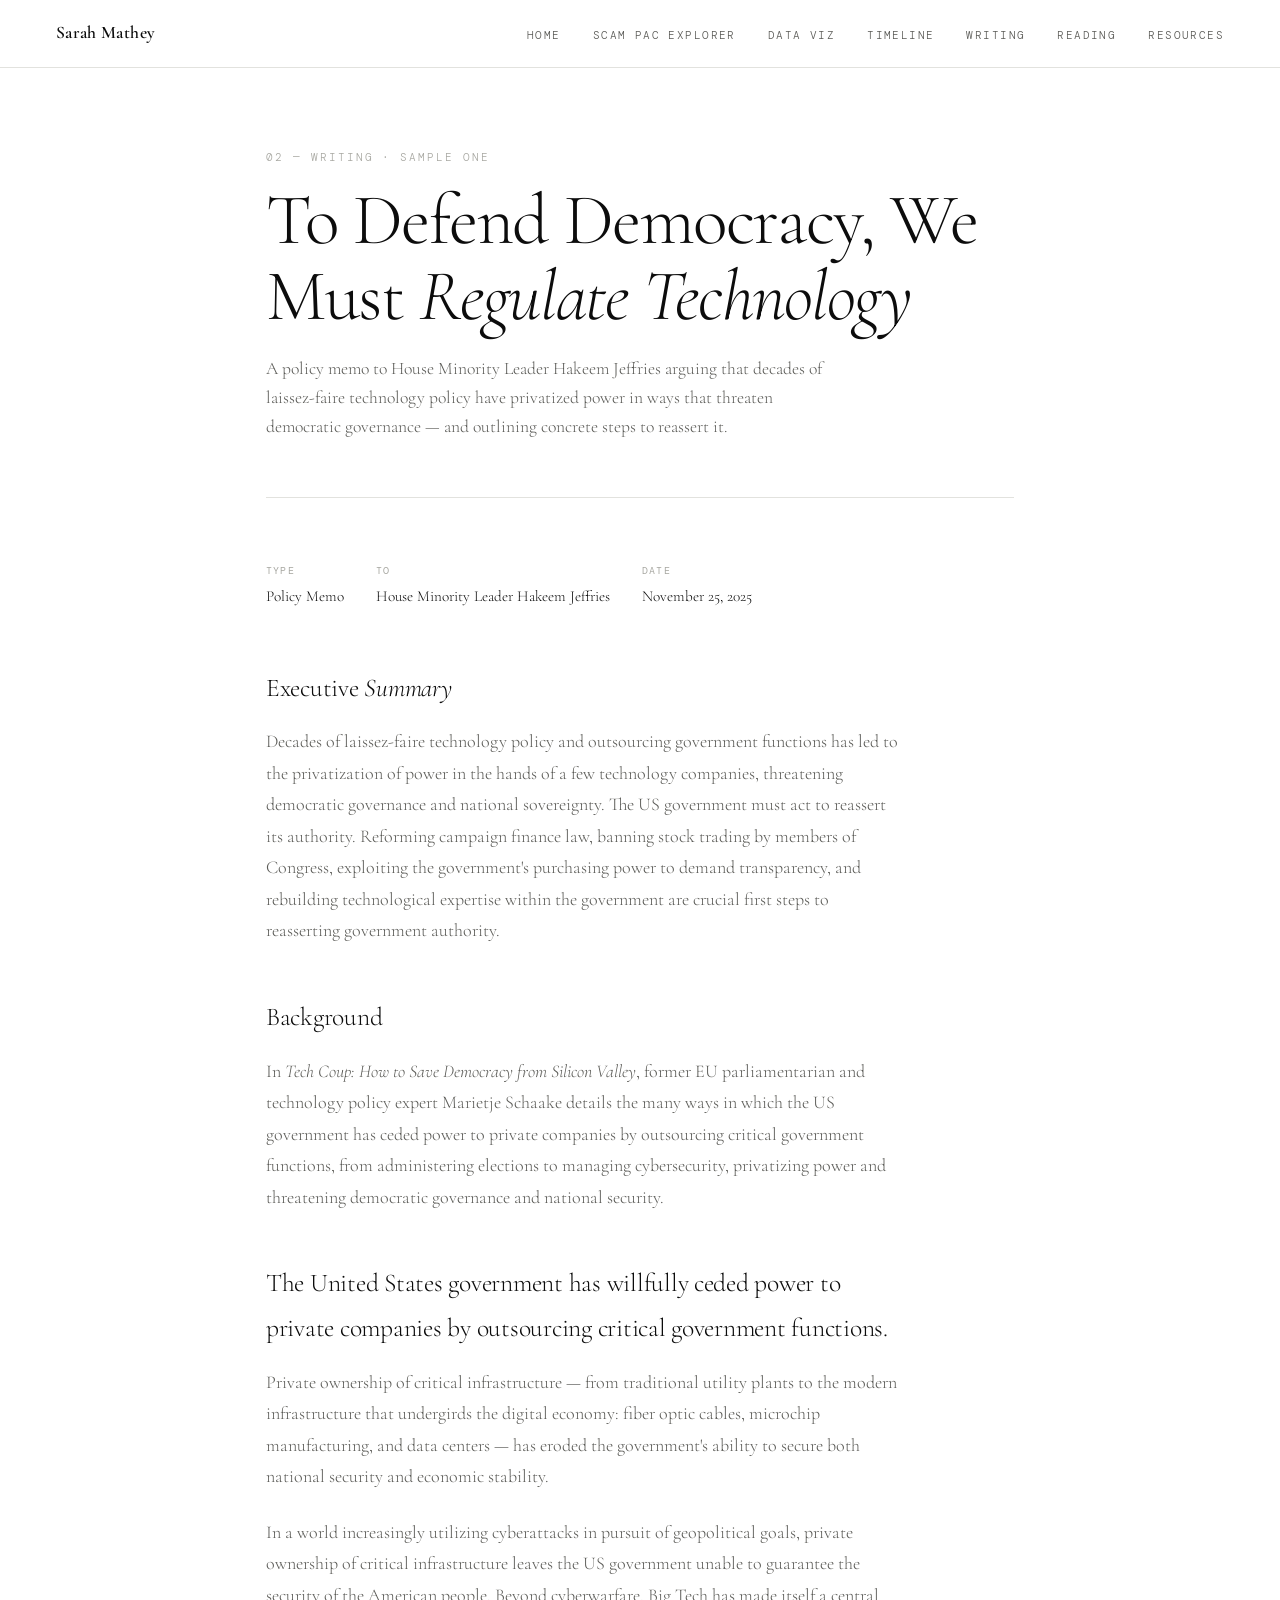
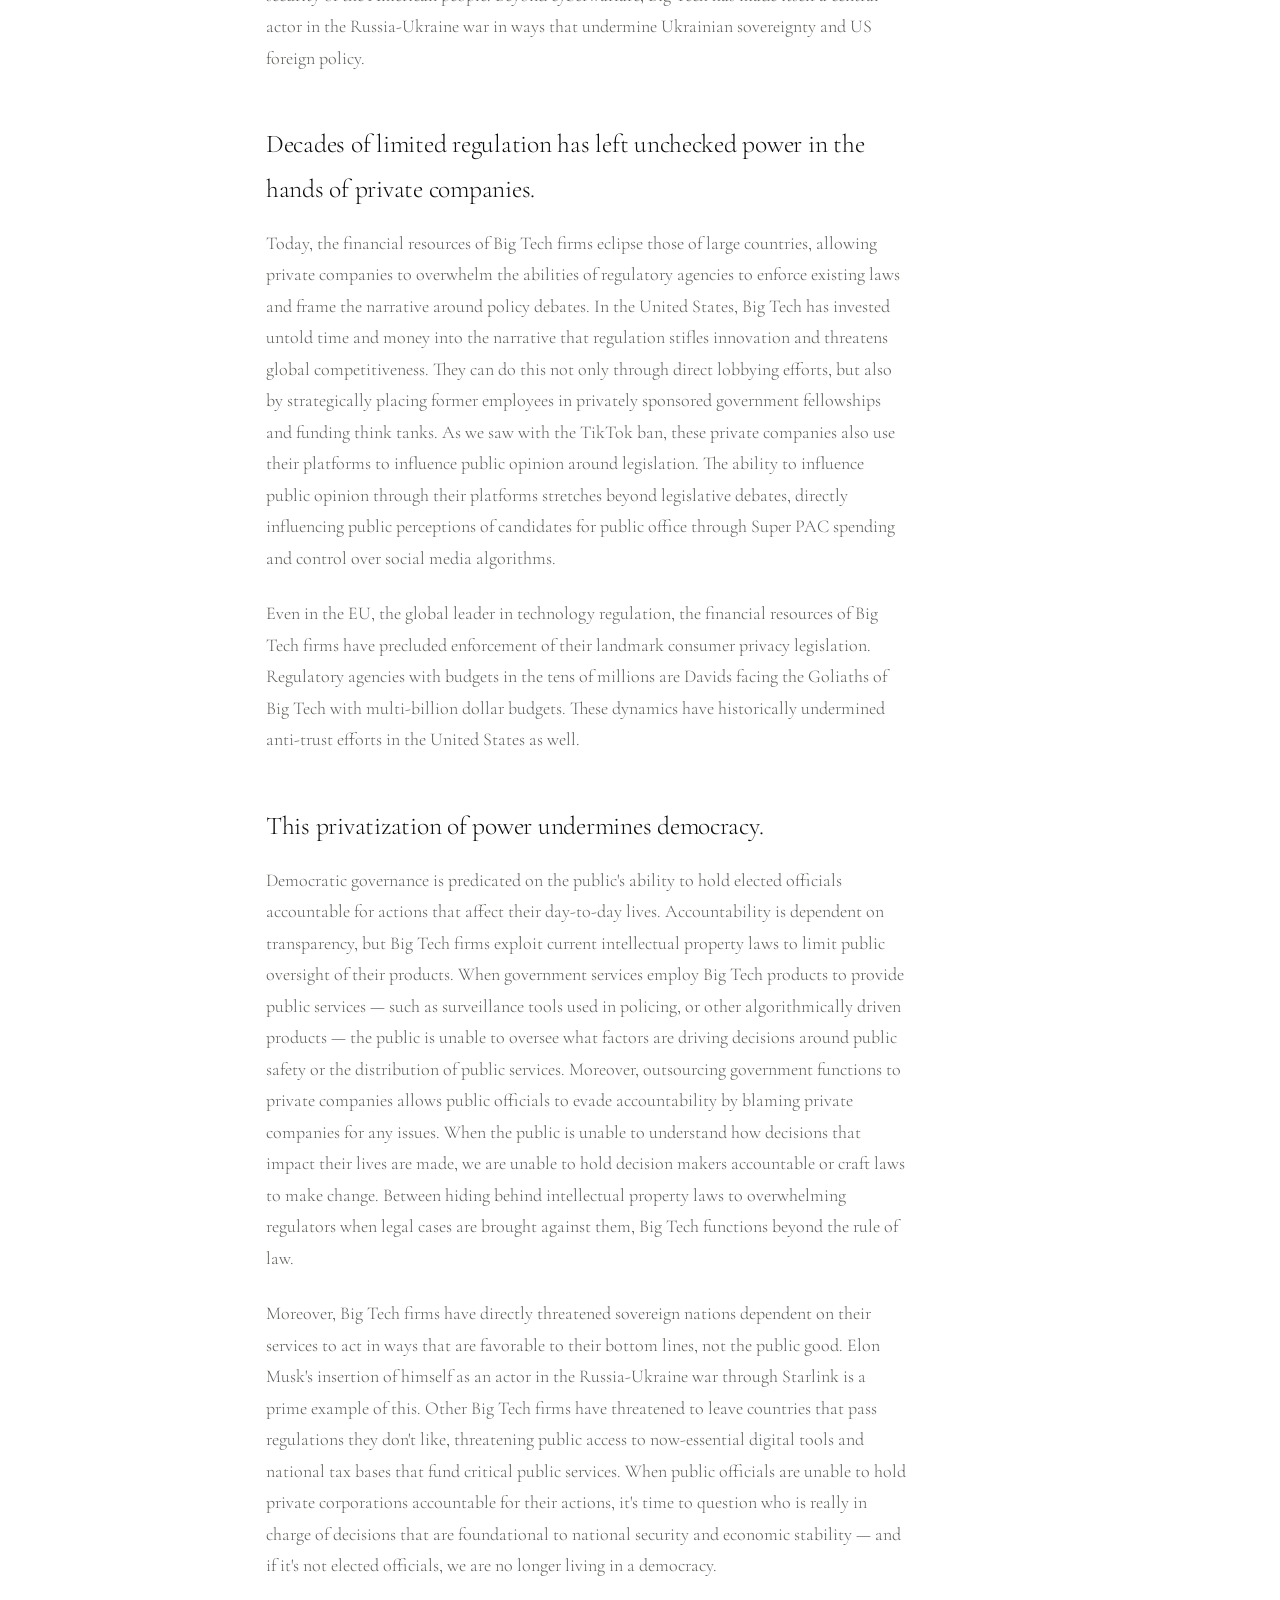
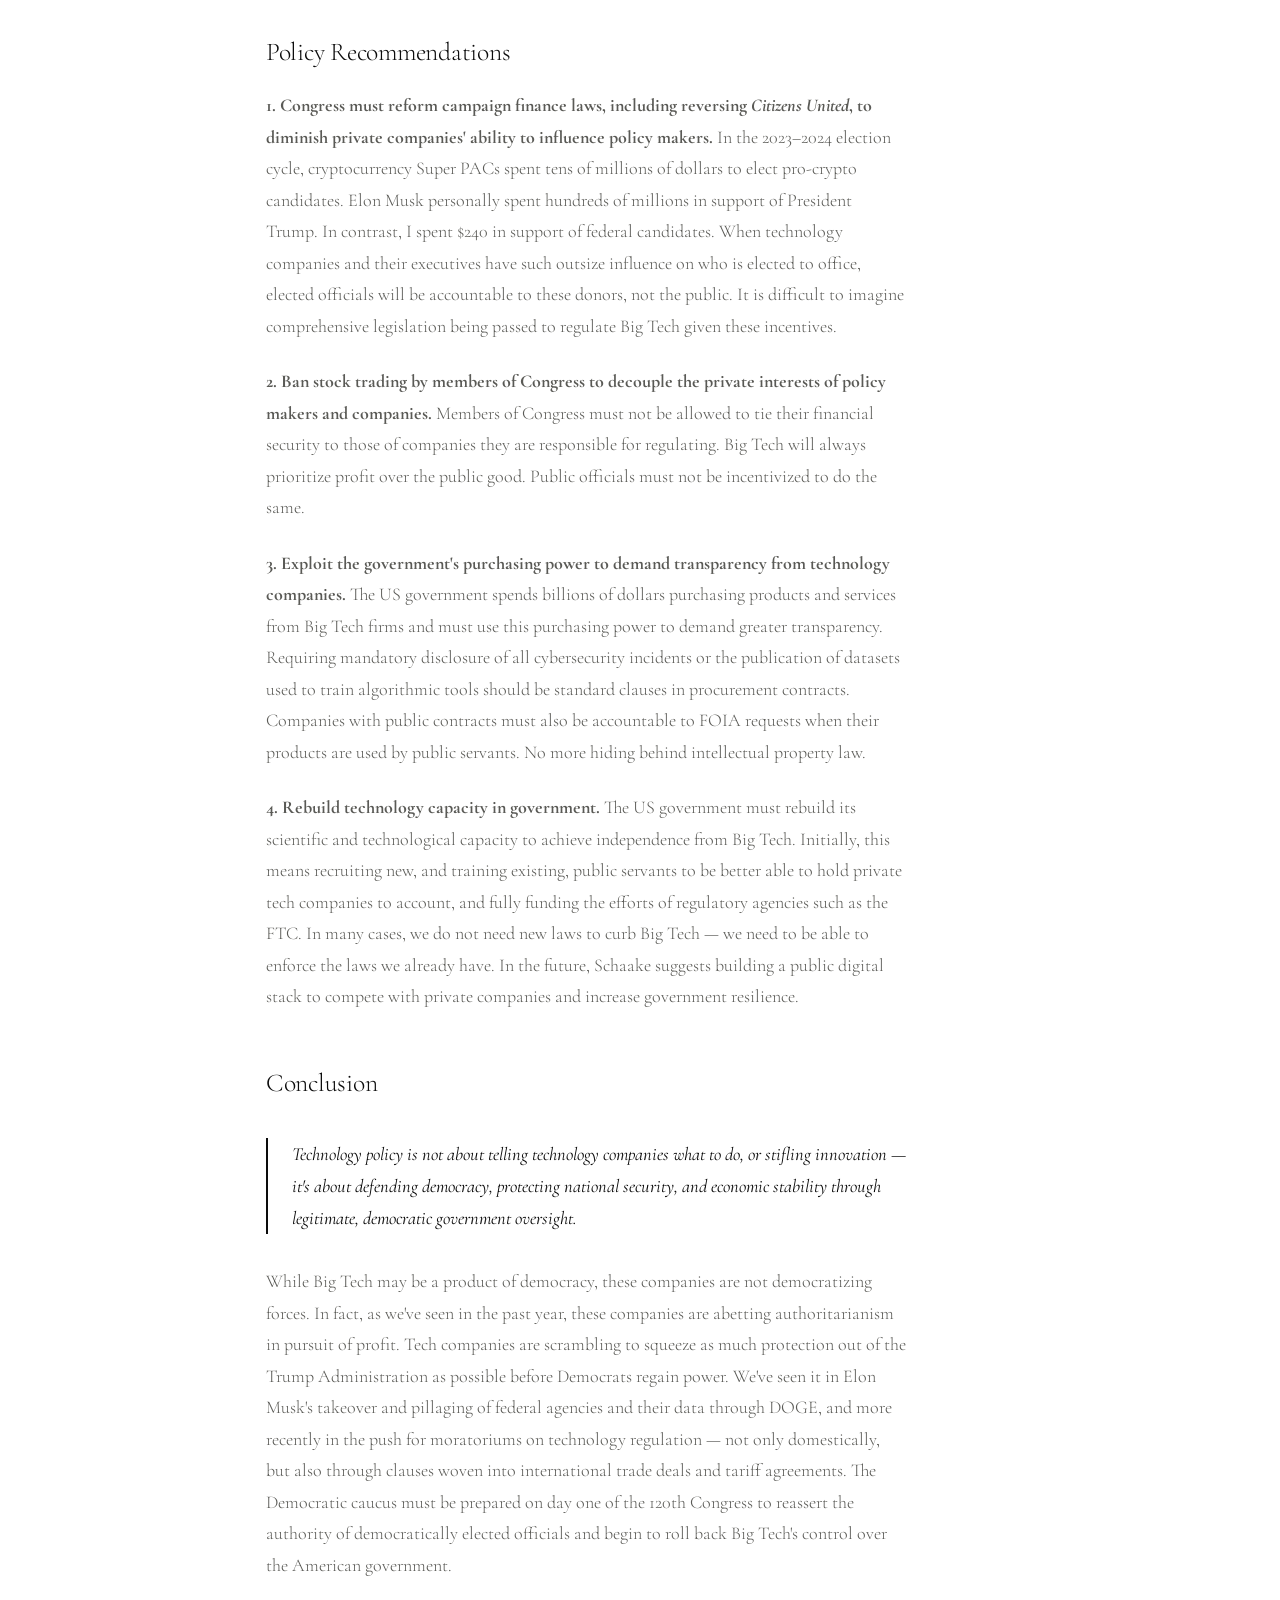
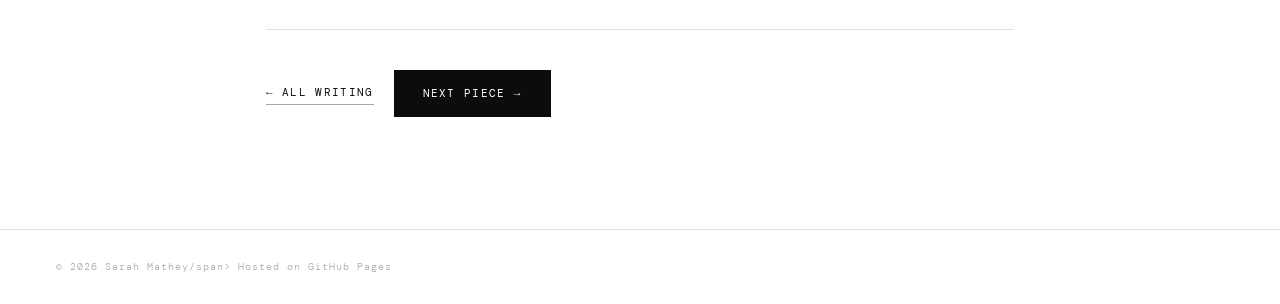
<file: writing-01.html>
<!DOCTYPE html>
<html lang="en">
<head>
  <meta charset="UTF-8" />
  <meta name="viewport" content="width=device-width, initial-scale=1.0" />
  <title>To Defend Democracy, We Must Regulate Technology — Sarah Mathey</title>
  <link rel="preconnect" href="https://fonts.googleapis.com" />
  <link rel="preconnect" href="https://fonts.gstatic.com" crossorigin />
  <link href="https://fonts.googleapis.com/css2?family=Cormorant+Garamond:ital,wght@0,300;0,400;0,600;1,300;1,400&family=DM+Mono:wght@300;400&display=swap" rel="stylesheet" />
  <link rel="stylesheet" href="style.css" />
  <style>
    .writing-meta {
      display: flex;
      flex-wrap: wrap;
      gap: 2rem;
      margin-bottom: 3.5rem;
    }
    .writing-meta-pair { display: flex; flex-direction: column; gap: 0.2rem; }
    .writing-meta-label {
      font-family: var(--mono);
      font-size: 0.63rem;
      letter-spacing: 0.12em;
      text-transform: uppercase;
      color: var(--gray-400);
    }
    .writing-meta-value {
      font-size: 0.95rem;
      font-weight: 300;
    }
  </style>
</head>
<body>
<main>
  <header class="page-header">
    <p class="page-eyebrow">02 — Writing · Sample One</p>
    <h1 class="page-title">To Defend Democracy, We Must <em>Regulate Technology</em></h1>
    <p class="page-desc">A policy memo to House Minority Leader Hakeem Jeffries arguing that decades of laissez-faire technology policy have privatized power in ways that threaten democratic governance — and outlining concrete steps to reassert it.</p>
  </header>

  <div class="writing-meta reveal">
    <div class="writing-meta-pair">
      <span class="writing-meta-label">Type</span>
      <span class="writing-meta-value">Policy Memo</span>
    </div>
    <div class="writing-meta-pair">
      <span class="writing-meta-label">To</span>
      <span class="writing-meta-value">House Minority Leader Hakeem Jeffries</span>
    </div>
    <div class="writing-meta-pair">
      <span class="writing-meta-label">Date</span>
      <span class="writing-meta-value">November 25, 2025</span>
    </div>
  </div>

  <article class="prose reveal">

    <h2>Executive <em>Summary</em></h2>

    <p>Decades of laissez-faire technology policy and outsourcing government functions has led to the privatization of power in the hands of a few technology companies, threatening democratic governance and national sovereignty. The US government must act to reassert its authority. Reforming campaign finance law, banning stock trading by members of Congress, exploiting the government's purchasing power to demand transparency, and rebuilding technological expertise within the government are crucial first steps to reasserting government authority.</p>

    <h2>Background</h2>

    <p>In <em>Tech Coup: How to Save Democracy from Silicon Valley</em>, former EU parliamentarian and technology policy expert Marietje Schaake details the many ways in which the US government has ceded power to private companies by outsourcing critical government functions, from administering elections to managing cybersecurity, privatizing power and threatening democratic governance and national security.</p>

    <h2>The United States government has willfully ceded power to private companies by outsourcing critical government functions.</h2>

    <p>Private ownership of critical infrastructure — from traditional utility plants to the modern infrastructure that undergirds the digital economy: fiber optic cables, microchip manufacturing, and data centers — has eroded the government's ability to secure both national security and economic stability.</p>

    <p>In a world increasingly utilizing cyberattacks in pursuit of geopolitical goals, private ownership of critical infrastructure leaves the US government unable to guarantee the security of the American people. Beyond cyberwarfare, Big Tech has made itself a central actor in the Russia-Ukraine war in ways that undermine Ukrainian sovereignty and US foreign policy.</p>

    <h2>Decades of limited regulation has left unchecked power in the hands of private companies.</h2>

    <p>Today, the financial resources of Big Tech firms eclipse those of large countries, allowing private companies to overwhelm the abilities of regulatory agencies to enforce existing laws and frame the narrative around policy debates. In the United States, Big Tech has invested untold time and money into the narrative that regulation stifles innovation and threatens global competitiveness. They can do this not only through direct lobbying efforts, but also by strategically placing former employees in privately sponsored government fellowships and funding think tanks. As we saw with the TikTok ban, these private companies also use their platforms to influence public opinion around legislation. The ability to influence public opinion through their platforms stretches beyond legislative debates, directly influencing public perceptions of candidates for public office through Super PAC spending and control over social media algorithms.</p>

    <p>Even in the EU, the global leader in technology regulation, the financial resources of Big Tech firms have precluded enforcement of their landmark consumer privacy legislation. Regulatory agencies with budgets in the tens of millions are Davids facing the Goliaths of Big Tech with multi-billion dollar budgets. These dynamics have historically undermined anti-trust efforts in the United States as well.</p>

    <h2>This privatization of power undermines democracy.</h2>

    <p>Democratic governance is predicated on the public's ability to hold elected officials accountable for actions that affect their day-to-day lives. Accountability is dependent on transparency, but Big Tech firms exploit current intellectual property laws to limit public oversight of their products. When government services employ Big Tech products to provide public services — such as surveillance tools used in policing, or other algorithmically driven products — the public is unable to oversee what factors are driving decisions around public safety or the distribution of public services. Moreover, outsourcing government functions to private companies allows public officials to evade accountability by blaming private companies for any issues. When the public is unable to understand how decisions that impact their lives are made, we are unable to hold decision makers accountable or craft laws to make change. Between hiding behind intellectual property laws to overwhelming regulators when legal cases are brought against them, Big Tech functions beyond the rule of law.</p>

    <p>Moreover, Big Tech firms have directly threatened sovereign nations dependent on their services to act in ways that are favorable to their bottom lines, not the public good. Elon Musk's insertion of himself as an actor in the Russia-Ukraine war through Starlink is a prime example of this. Other Big Tech firms have threatened to leave countries that pass regulations they don't like, threatening public access to now-essential digital tools and national tax bases that fund critical public services. When public officials are unable to hold private corporations accountable for their actions, it's time to question who is really in charge of decisions that are foundational to national security and economic stability — and if it's not elected officials, we are no longer living in a democracy.</p>

    <h2>Policy Recommendations</h2>

    <p><strong>1. Congress must reform campaign finance laws, including reversing <em>Citizens United</em>, to diminish private companies' ability to influence policy makers.</strong> In the 2023–2024 election cycle, cryptocurrency Super PACs spent tens of millions of dollars to elect pro-crypto candidates. Elon Musk personally spent hundreds of millions in support of President Trump. In contrast, I spent $240 in support of federal candidates. When technology companies and their executives have such outsize influence on who is elected to office, elected officials will be accountable to these donors, not the public. It is difficult to imagine comprehensive legislation being passed to regulate Big Tech given these incentives.</p>

    <p><strong>2. Ban stock trading by members of Congress to decouple the private interests of policy makers and companies.</strong> Members of Congress must not be allowed to tie their financial security to those of companies they are responsible for regulating. Big Tech will always prioritize profit over the public good. Public officials must not be incentivized to do the same.</p>

    <p><strong>3. Exploit the government's purchasing power to demand transparency from technology companies.</strong> The US government spends billions of dollars purchasing products and services from Big Tech firms and must use this purchasing power to demand greater transparency. Requiring mandatory disclosure of all cybersecurity incidents or the publication of datasets used to train algorithmic tools should be standard clauses in procurement contracts. Companies with public contracts must also be accountable to FOIA requests when their products are used by public servants. No more hiding behind intellectual property law.</p>

    <p><strong>4. Rebuild technology capacity in government.</strong> The US government must rebuild its scientific and technological capacity to achieve independence from Big Tech. Initially, this means recruiting new, and training existing, public servants to be better able to hold private tech companies to account, and fully funding the efforts of regulatory agencies such as the FTC. In many cases, we do not need new laws to curb Big Tech — we need to be able to enforce the laws we already have. In the future, Schaake suggests building a public digital stack to compete with private companies and increase government resilience.</p>

    <h2>Conclusion</h2>

    <blockquote>
      Technology policy is not about telling technology companies what to do, or stifling innovation — it's about defending democracy, protecting national security, and economic stability through legitimate, democratic government oversight.
    </blockquote>

    <p>While Big Tech may be a product of democracy, these companies are not democratizing forces. In fact, as we've seen in the past year, these companies are abetting authoritarianism in pursuit of profit. Tech companies are scrambling to squeeze as much protection out of the Trump Administration as possible before Democrats regain power. We've seen it in Elon Musk's takeover and pillaging of federal agencies and their data through DOGE, and more recently in the push for moratoriums on technology regulation — not only domestically, but also through clauses woven into international trade deals and tariff agreements. The Democratic caucus must be prepared on day one of the 120th Congress to reassert the authority of democratically elected officials and begin to roll back Big Tech's control over the American government.</p>

  </article>

  <div class="cta-block reveal">
    <a href="writing.html" class="btn-ghost">← All writing</a>
    <a href="writing-02.html" class="btn-primary">Next piece →</a>
  </div>
</main>
<script src="nav.js"></script>
</body>
</html>
</file>
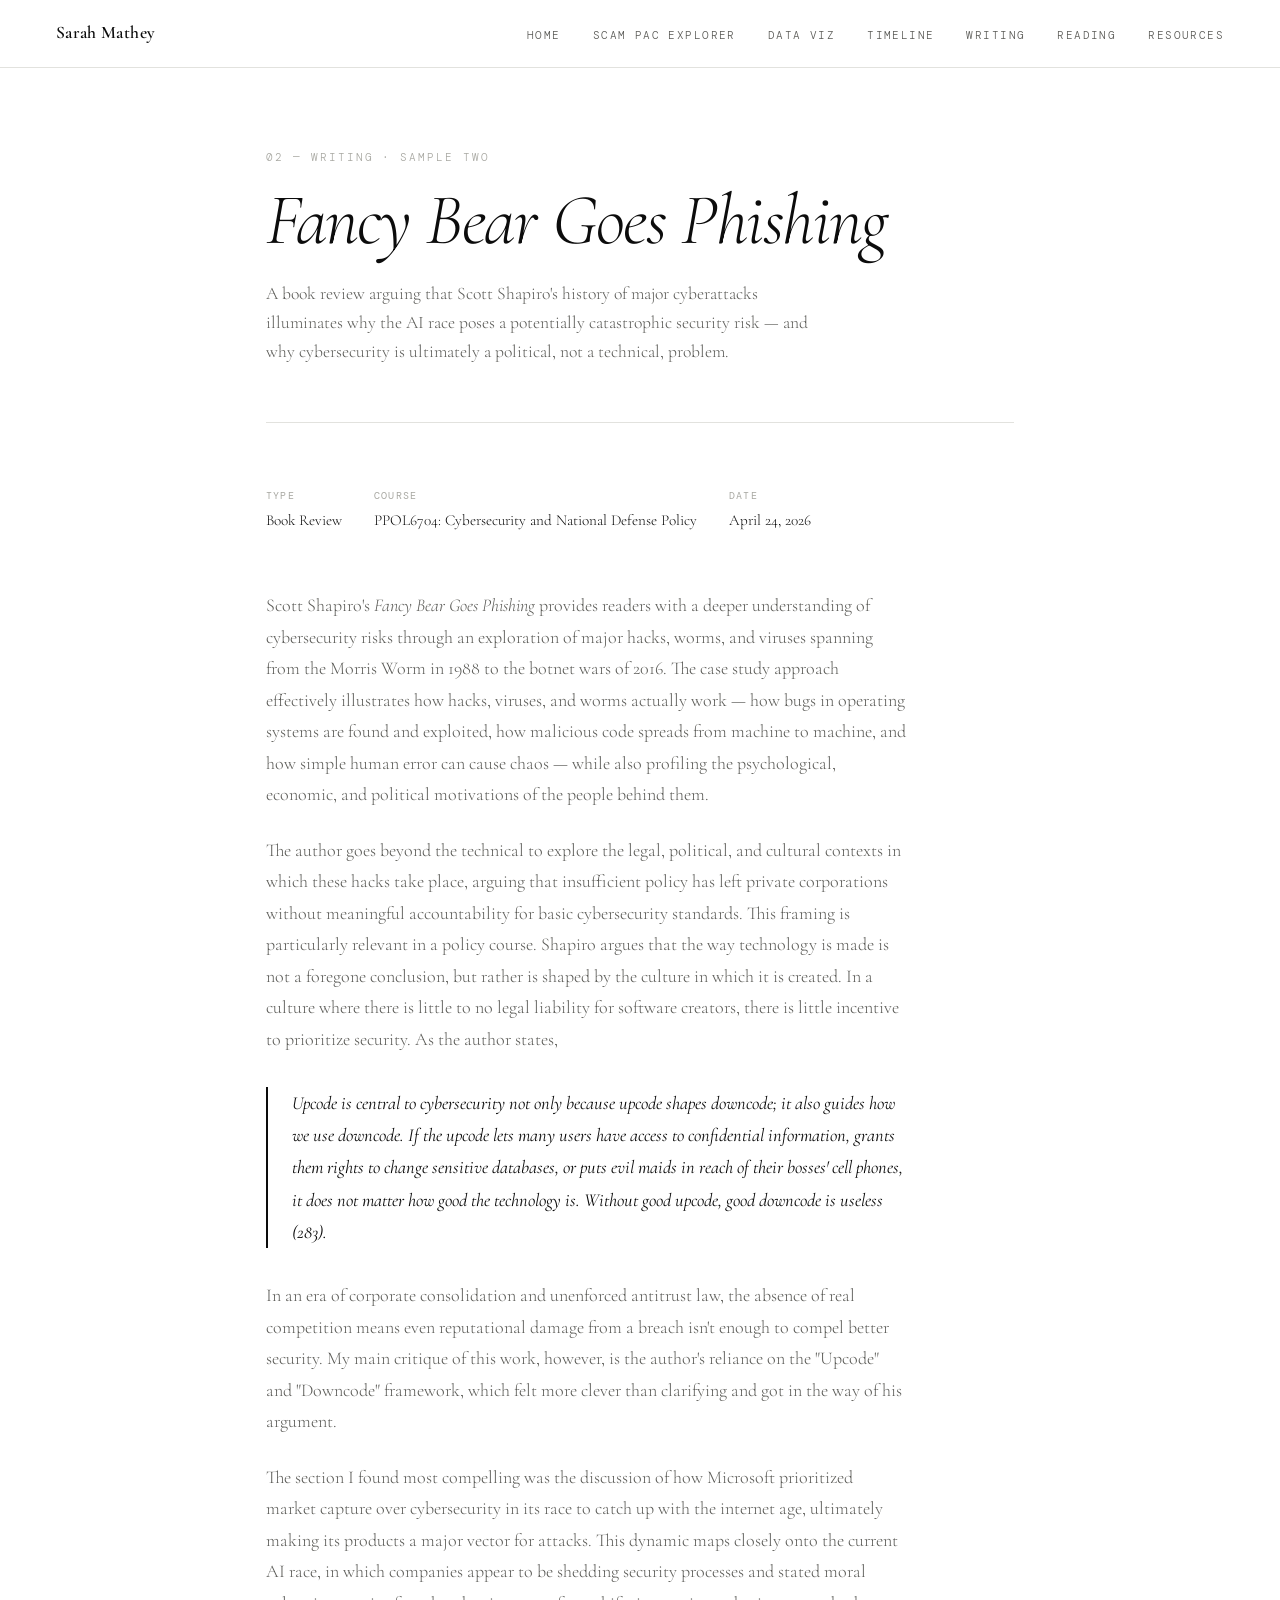
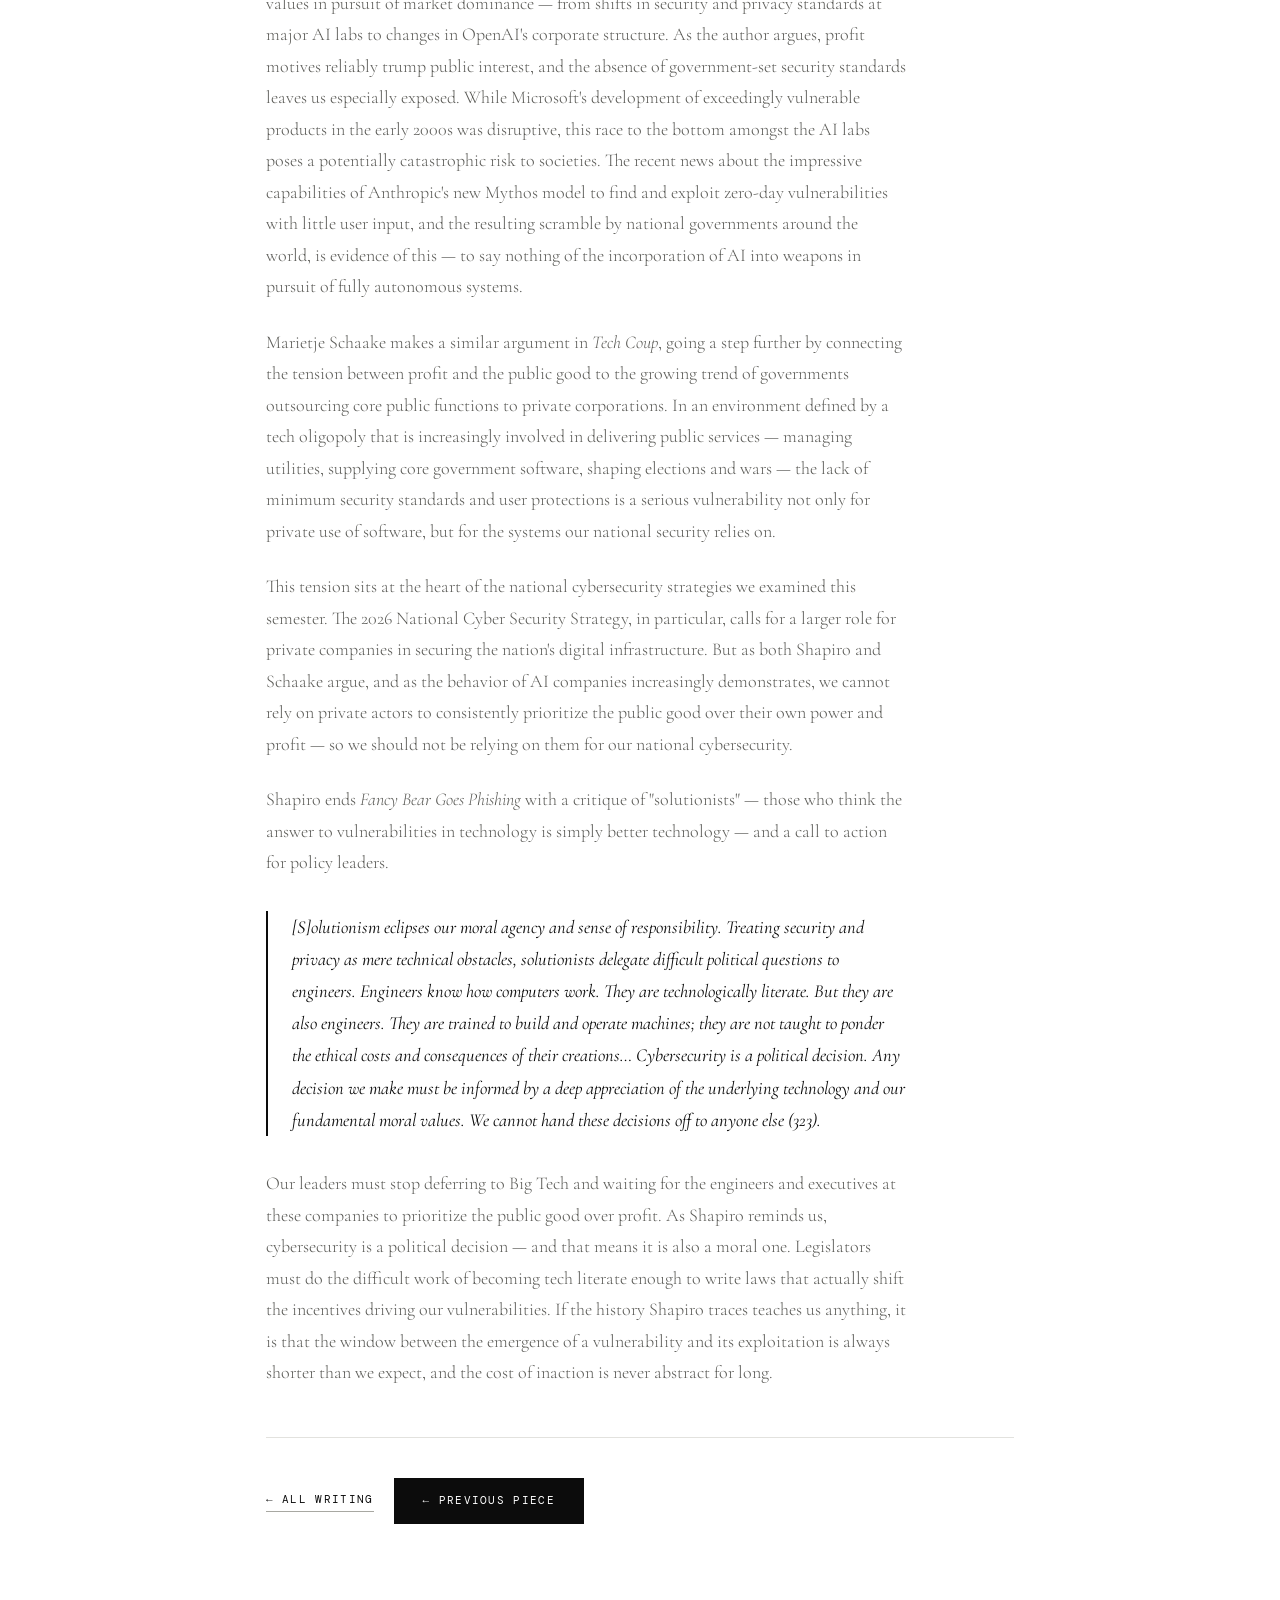
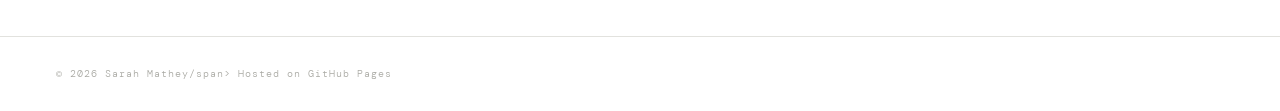
<file: writing-02.html>
<!DOCTYPE html>
<html lang="en">
<head>
  <meta charset="UTF-8" />
  <meta name="viewport" content="width=device-width, initial-scale=1.0" />
  <title>Fancy Bear Goes Phishing — Sarah Mathey</title>
  <link rel="preconnect" href="https://fonts.googleapis.com" />
  <link rel="preconnect" href="https://fonts.gstatic.com" crossorigin />
  <link href="https://fonts.googleapis.com/css2?family=Cormorant+Garamond:ital,wght@0,300;0,400;0,600;1,300;1,400&family=DM+Mono:wght@300;400&display=swap" rel="stylesheet" />
  <link rel="stylesheet" href="style.css" />
  <style>
    .writing-meta {
      display: flex;
      flex-wrap: wrap;
      gap: 2rem;
      margin-bottom: 3.5rem;
    }
    .writing-meta-pair { display: flex; flex-direction: column; gap: 0.2rem; }
    .writing-meta-label {
      font-family: var(--mono);
      font-size: 0.63rem;
      letter-spacing: 0.12em;
      text-transform: uppercase;
      color: var(--gray-400);
    }
    .writing-meta-value {
      font-size: 0.95rem;
      font-weight: 300;
    }
  </style>
</head>
<body>
<main>
  <header class="page-header">
    <p class="page-eyebrow">02 — Writing · Sample Two</p>
    <h1 class="page-title"><em>Fancy Bear Goes Phishing</em></h1>
    <p class="page-desc">A book review arguing that Scott Shapiro's history of major cyberattacks illuminates why the AI race poses a potentially catastrophic security risk — and why cybersecurity is ultimately a political, not a technical, problem.</p>
  </header>

  <div class="writing-meta reveal">
    <div class="writing-meta-pair">
      <span class="writing-meta-label">Type</span>
      <span class="writing-meta-value">Book Review</span>
    </div>
    <div class="writing-meta-pair">
      <span class="writing-meta-label">Course</span>
      <span class="writing-meta-value">PPOL6704: Cybersecurity and National Defense Policy</span>
    </div>
    <div class="writing-meta-pair">
      <span class="writing-meta-label">Date</span>
      <span class="writing-meta-value">April 24, 2026</span>
    </div>
  </div>

  <article class="prose reveal">

    <p>Scott Shapiro's <em>Fancy Bear Goes Phishing</em> provides readers with a deeper understanding of cybersecurity risks through an exploration of major hacks, worms, and viruses spanning from the Morris Worm in 1988 to the botnet wars of 2016. The case study approach effectively illustrates how hacks, viruses, and worms actually work — how bugs in operating systems are found and exploited, how malicious code spreads from machine to machine, and how simple human error can cause chaos — while also profiling the psychological, economic, and political motivations of the people behind them.</p>

    <p>The author goes beyond the technical to explore the legal, political, and cultural contexts in which these hacks take place, arguing that insufficient policy has left private corporations without meaningful accountability for basic cybersecurity standards. This framing is particularly relevant in a policy course. Shapiro argues that the way technology is made is not a foregone conclusion, but rather is shaped by the culture in which it is created. In a culture where there is little to no legal liability for software creators, there is little incentive to prioritize security. As the author states,</p>

    <blockquote>
      Upcode is central to cybersecurity not only because upcode shapes downcode; it also guides how we use downcode. If the upcode lets many users have access to confidential information, grants them rights to change sensitive databases, or puts evil maids in reach of their bosses' cell phones, it does not matter how good the technology is. Without good upcode, good downcode is useless (283).
    </blockquote>

    <p>In an era of corporate consolidation and unenforced antitrust law, the absence of real competition means even reputational damage from a breach isn't enough to compel better security. My main critique of this work, however, is the author's reliance on the "Upcode" and "Downcode" framework, which felt more clever than clarifying and got in the way of his argument.</p>

    <p>The section I found most compelling was the discussion of how Microsoft prioritized market capture over cybersecurity in its race to catch up with the internet age, ultimately making its products a major vector for attacks. This dynamic maps closely onto the current AI race, in which companies appear to be shedding security processes and stated moral values in pursuit of market dominance — from shifts in security and privacy standards at major AI labs to changes in OpenAI's corporate structure. As the author argues, profit motives reliably trump public interest, and the absence of government-set security standards leaves us especially exposed. While Microsoft's development of exceedingly vulnerable products in the early 2000s was disruptive, this race to the bottom amongst the AI labs poses a potentially catastrophic risk to societies. The recent news about the impressive capabilities of Anthropic's new Mythos model to find and exploit zero-day vulnerabilities with little user input, and the resulting scramble by national governments around the world, is evidence of this — to say nothing of the incorporation of AI into weapons in pursuit of fully autonomous systems.</p>

    <p>Marietje Schaake makes a similar argument in <em>Tech Coup</em>, going a step further by connecting the tension between profit and the public good to the growing trend of governments outsourcing core public functions to private corporations. In an environment defined by a tech oligopoly that is increasingly involved in delivering public services — managing utilities, supplying core government software, shaping elections and wars — the lack of minimum security standards and user protections is a serious vulnerability not only for private use of software, but for the systems our national security relies on.</p>

    <p>This tension sits at the heart of the national cybersecurity strategies we examined this semester. The 2026 National Cyber Security Strategy, in particular, calls for a larger role for private companies in securing the nation's digital infrastructure. But as both Shapiro and Schaake argue, and as the behavior of AI companies increasingly demonstrates, we cannot rely on private actors to consistently prioritize the public good over their own power and profit — so we should not be relying on them for our national cybersecurity.</p>

    <p>Shapiro ends <em>Fancy Bear Goes Phishing</em> with a critique of "solutionists" — those who think the answer to vulnerabilities in technology is simply better technology — and a call to action for policy leaders.</p>

    <blockquote>
      [S]olutionism eclipses our moral agency and sense of responsibility. Treating security and privacy as mere technical obstacles, solutionists delegate difficult political questions to engineers. Engineers know how computers work. They are technologically literate. But they are also engineers. They are trained to build and operate machines; they are not taught to ponder the ethical costs and consequences of their creations… Cybersecurity is a political decision. Any decision we make must be informed by a deep appreciation of the underlying technology and our fundamental moral values. We cannot hand these decisions off to anyone else (323).
    </blockquote>

    <p>Our leaders must stop deferring to Big Tech and waiting for the engineers and executives at these companies to prioritize the public good over profit. As Shapiro reminds us, cybersecurity is a political decision — and that means it is also a moral one. Legislators must do the difficult work of becoming tech literate enough to write laws that actually shift the incentives driving our vulnerabilities. If the history Shapiro traces teaches us anything, it is that the window between the emergence of a vulnerability and its exploitation is always shorter than we expect, and the cost of inaction is never abstract for long.</p>

  </article>

  <div class="cta-block reveal">
    <a href="writing.html" class="btn-ghost">← All writing</a>
    <a href="writing-01.html" class="btn-primary">← Previous piece</a>
  </div>
</main>
<script src="nav.js"></script>
</body>
</html>
</file>
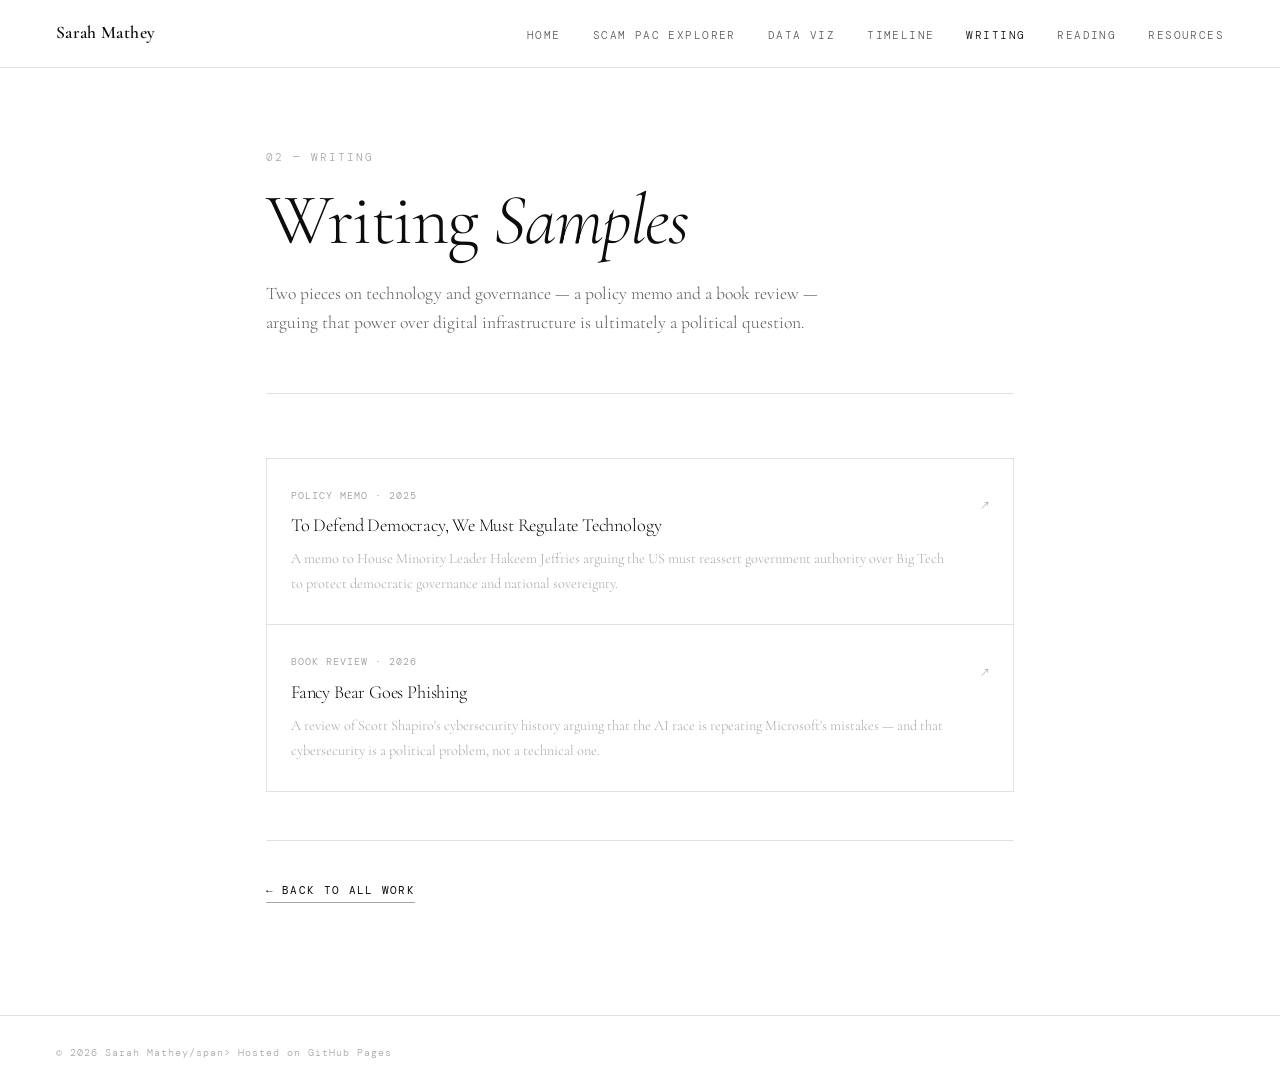
<file: writing.html>
<!DOCTYPE html>
<html lang="en">
<head>
  <meta charset="UTF-8" />
  <meta name="viewport" content="width=device-width, initial-scale=1.0" />
  <title>Writing — Your Name</title>
  <link rel="preconnect" href="https://fonts.googleapis.com" />
  <link rel="preconnect" href="https://fonts.gstatic.com" crossorigin />
  <link href="https://fonts.googleapis.com/css2?family=Cormorant+Garamond:ital,wght@0,300;0,400;0,600;1,300;1,400&family=DM+Mono:wght@300;400&display=swap" rel="stylesheet" />
  <link rel="stylesheet" href="style.css" />
</head>
<body>
<main>
  <header class="page-header">
    <p class="page-eyebrow">02 — Writing</p>
    <h1 class="page-title">Writing <em>Samples</em></h1>
    <p class="page-desc">Two pieces on technology and governance — a policy memo and a book review — arguing that power over digital infrastructure is ultimately a political question.</p>
  </header>

  <div class="list-grid reveal">

    <a href="writing-01.html" class="list-item">
      <div>
        <p class="list-item-tag">Policy Memo · 2025</p>
        <p class="list-item-title">To Defend Democracy, We Must Regulate Technology</p>
        <p class="list-item-sub">A memo to House Minority Leader Hakeem Jeffries arguing the US must reassert government authority over Big Tech to protect democratic governance and national sovereignty.</p>
      </div>
      <span class="list-item-arrow">↗</span>
    </a>

    <a href="writing-02.html" class="list-item">
      <div>
        <p class="list-item-tag">Book Review · 2026</p>
        <p class="list-item-title">Fancy Bear Goes Phishing</p>
        <p class="list-item-sub">A review of Scott Shapiro's cybersecurity history arguing that the AI race is repeating Microsoft's mistakes — and that cybersecurity is a political problem, not a technical one.</p>
      </div>
      <span class="list-item-arrow">↗</span>
    </a>

  </div>

  <div class="cta-block reveal">
    <a href="index.html" class="btn-ghost">← Back to all work</a>
  </div>
</main>
<script src="nav.js"></script>
</body>
</html>
</file>
<file: style.css>
/* ── RESET & TOKENS ── */
*, *::before, *::after { box-sizing: border-box; margin: 0; padding: 0; }

:root {
  --white:    #ffffff;
  --black:    #0c0c0c;
  --gray-50:  #f8f8f6;
  --gray-100: #f0f0ee;
  --gray-200: #e2e2de;
  --gray-400: #a8a8a2;
  --gray-600: #5a5a56;
  --serif:    'Cormorant Garamond', Georgia, serif;
  --mono:     'DM Mono', 'Courier New', monospace;
  --nav-h:    68px;
  --max-w:    860px;
  --ease:     cubic-bezier(0.4, 0, 0.2, 1);
}

html { scroll-behavior: smooth; }

body {
  background: var(--white);
  color: var(--black);
  font-family: var(--serif);
  font-size: 18px;
  line-height: 1.75;
  -webkit-font-smoothing: antialiased;
}

/* ── NAV ── */
nav {
  position: fixed;
  top: 0; left: 0; right: 0;
  height: var(--nav-h);
  background: rgba(255,255,255,0.93);
  backdrop-filter: blur(14px);
  border-bottom: 1px solid var(--gray-200);
  display: flex;
  align-items: center;
  justify-content: space-between;
  padding: 0 clamp(1.25rem, 5vw, 3.5rem);
  z-index: 100;
}

.nav-logo {
  font-family: var(--serif);
  font-size: 1.1rem;
  font-weight: 600;
  letter-spacing: 0.02em;
  text-decoration: none;
  color: var(--black);
}

.nav-links {
  list-style: none;
  display: flex;
  gap: 2rem;
}

.nav-links a {
  font-family: var(--mono);
  font-size: 0.68rem;
  font-weight: 300;
  letter-spacing: 0.13em;
  text-transform: uppercase;
  text-decoration: none;
  color: var(--gray-600);
  transition: color 0.2s var(--ease);
}

.nav-links a:hover,
.nav-links a.active { color: var(--black); }

/* hamburger — hidden on desktop */
.nav-toggle {
  display: none;
  flex-direction: column;
  gap: 5px;
  cursor: pointer;
  background: none;
  border: none;
  padding: 4px;
}
.nav-toggle .bar-top,
.nav-toggle .bar-mid,
.nav-toggle .bar-bot {
  display: block;
  width: 22px;
  height: 1px;
  background: var(--black);
  transition: transform 0.25s var(--ease), opacity 0.2s;
}

/* ── LAYOUT ── */
main {
  padding-top: var(--nav-h);
  max-width: var(--max-w);
  margin: 0 auto;
  padding-left: clamp(1.25rem, 5vw, 3.5rem);
  padding-right: clamp(1.25rem, 5vw, 3.5rem);
  padding-bottom: 7rem;
}

/* ── PAGE HEADER ── */
.page-header {
  padding: 5rem 0 3.5rem;
  border-bottom: 1px solid var(--gray-200);
  margin-bottom: 4rem;
}

.page-eyebrow {
  font-family: var(--mono);
  font-size: 0.68rem;
  font-weight: 300;
  letter-spacing: 0.18em;
  text-transform: uppercase;
  color: var(--gray-400);
  margin-bottom: 1rem;
  opacity: 0;
  animation: fadeUp 0.7s 0.05s forwards;
}

.page-title {
  font-size: clamp(2.5rem, 6vw, 4.5rem);
  font-weight: 300;
  line-height: 1.05;
  letter-spacing: -0.02em;
  margin-bottom: 1.25rem;
  opacity: 0;
  animation: fadeUp 0.7s 0.15s forwards;
}

.page-title em { font-style: italic; }

.page-desc {
  font-size: 1.1rem;
  font-weight: 300;
  color: var(--gray-600);
  max-width: 560px;
  line-height: 1.65;
  opacity: 0;
  animation: fadeUp 0.7s 0.25s forwards;
}

/* ── PROSE (writing pages) ── */
.prose { max-width: 640px; }

.prose p {
  font-weight: 300;
  margin-bottom: 1.5rem;
  color: var(--gray-600);
}

.prose p:last-child { margin-bottom: 0; }

.prose h2 {
  font-size: 1.6rem;
  font-weight: 300;
  letter-spacing: -0.01em;
  margin: 3rem 0 1rem;
  color: var(--black);
}

.prose h2 em { font-style: italic; }

.prose blockquote {
  border-left: 2px solid var(--black);
  padding-left: 1.5rem;
  margin: 2rem 0;
  font-style: italic;
  color: var(--black);
  font-size: 1.15rem;
}

.prose a {
  color: var(--black);
  text-underline-offset: 3px;
}

/* ── LIST PAGES (reading list, resources) ── */
.list-grid {
  display: flex;
  flex-direction: column;
  gap: 1px;
  background: var(--gray-200);
  border: 1px solid var(--gray-200);
  margin-bottom: 3rem;
}

.list-item {
  background: var(--white);
  padding: 1.75rem 1.5rem;
  display: grid;
  grid-template-columns: 1fr auto;
  gap: 1.5rem;
  align-items: start;
  text-decoration: none;
  color: inherit;
  transition: background 0.2s var(--ease);
}

.list-item:hover { background: var(--gray-50); }

.list-item-tag {
  font-family: var(--mono);
  font-size: 0.63rem;
  letter-spacing: 0.1em;
  text-transform: uppercase;
  color: var(--gray-400);
  margin-bottom: 0.3rem;
}

.list-item-title {
  font-size: 1.15rem;
  font-weight: 300;
  margin-bottom: 0.3rem;
  letter-spacing: -0.01em;
}

.list-item-sub {
  font-size: 0.9rem;
  font-weight: 300;
  color: var(--gray-400);
}

.list-item-writing-link {
  display: inline-block;
  margin-top: 0.5rem;
  font-family: var(--mono);
  font-size: 0.63rem;
  letter-spacing: 0.08em;
  text-transform: uppercase;
  color: var(--black);
  text-decoration: none;
  border-bottom: 1px solid currentColor;
  transition: opacity 0.2s var(--ease);
}

.list-item-writing-link:hover { opacity: 0.5; }

.list-item-arrow {
  font-size: 1rem;
  color: var(--gray-400);
  padding-top: 0.2rem;
  transition: transform 0.2s var(--ease), color 0.2s;
}

.list-item:hover .list-item-arrow {
  transform: translate(3px, -3px);
  color: var(--black);
}

/* ── SECTION DIVIDER label ── */
.list-section-label {
  font-family: var(--mono);
  font-size: 0.65rem;
  font-weight: 400;
  letter-spacing: 0.15em;
  text-transform: uppercase;
  color: var(--gray-400);
  padding: 0.5rem 0 1.25rem;
  border-bottom: 1px solid var(--gray-200);
  margin-bottom: 1.5rem;
}

/* ── VIZ GRID ── */
.viz-grid {
  display: grid;
  grid-template-columns: repeat(auto-fit, minmax(240px, 1fr));
  gap: 1px;
  background: var(--gray-200);
  border: 1px solid var(--gray-200);
}

.viz-card {
  background: var(--white);
  padding: 2rem 1.75rem;
  text-decoration: none;
  color: inherit;
  transition: background 0.2s var(--ease);
  display: block;
}

.viz-card:hover { background: var(--gray-50); }

.viz-thumb {
  width: 100%;
  aspect-ratio: 16/9;
  background: var(--gray-100);
  border: 1px solid var(--gray-200);
  display: flex;
  align-items: center;
  justify-content: center;
  margin-bottom: 1.25rem;
  overflow: hidden;
}

.viz-thumb img {
  width: 100%;
  height: 100%;
  object-fit: cover;
}

.viz-thumb-placeholder {
  font-family: var(--mono);
  font-size: 0.65rem;
  letter-spacing: 0.1em;
  color: var(--gray-400);
  text-transform: uppercase;
}

.viz-card-label {
  font-family: var(--mono);
  font-size: 0.63rem;
  letter-spacing: 0.1em;
  text-transform: uppercase;
  color: var(--gray-400);
  margin-bottom: 0.4rem;
}

.viz-card-title {
  font-size: 1.1rem;
  font-weight: 300;
  margin-bottom: 0.4rem;
  letter-spacing: -0.01em;
}

.viz-card-desc {
  font-size: 0.88rem;
  font-weight: 300;
  color: var(--gray-600);
  line-height: 1.55;
}

/* ── TIMELINE ── */
.timeline {
  position: relative;
  padding-left: 2rem;
}

.timeline::before {
  content: '';
  position: absolute;
  left: 0;
  top: 8px;
  bottom: 8px;
  width: 1px;
  background: var(--gray-200);
}

.timeline-item {
  position: relative;
  padding-bottom: 3rem;
}

.timeline-item:last-child { padding-bottom: 0; }

.timeline-dot {
  position: absolute;
  left: -2rem;
  top: 8px;
  width: 7px;
  height: 7px;
  border-radius: 50%;
  background: var(--black);
  transform: translateX(-3px);
}

.timeline-item.present .timeline-dot { background: var(--white); border: 2px solid var(--black); }

.timeline-date {
  font-family: var(--mono);
  font-size: 0.68rem;
  font-weight: 300;
  letter-spacing: 0.12em;
  text-transform: uppercase;
  color: var(--gray-400);
  margin-bottom: 0.35rem;
}

.timeline-role {
  font-size: 1.3rem;
  font-weight: 300;
  letter-spacing: -0.01em;
  margin-bottom: 0.15rem;
}

.timeline-role em { font-style: italic; }

.timeline-org {
  font-family: var(--mono);
  font-size: 0.78rem;
  color: var(--gray-600);
  margin-bottom: 0.75rem;
}

.timeline-desc {
  font-size: 0.95rem;
  font-weight: 300;
  color: var(--gray-600);
  max-width: 520px;
  line-height: 1.65;
}

/* ── NETWORK ANALYSIS PAGE ── */
.project-meta-block {
  display: flex;
  flex-wrap: wrap;
  gap: 2rem;
  padding: 2rem 0;
  border-top: 1px solid var(--gray-200);
  border-bottom: 1px solid var(--gray-200);
  margin-bottom: 3rem;
}

.meta-pair { display: flex; flex-direction: column; gap: 0.2rem; }

.meta-label {
  font-family: var(--mono);
  font-size: 0.63rem;
  letter-spacing: 0.12em;
  text-transform: uppercase;
  color: var(--gray-400);
}

.meta-value {
  font-size: 0.95rem;
  font-weight: 300;
  color: var(--black);
}

.cta-block {
  display: flex;
  gap: 1.25rem;
  align-items: center;
  flex-wrap: wrap;
  margin-top: 3rem;
  padding-top: 2.5rem;
  border-top: 1px solid var(--gray-200);
}

.btn-primary {
  font-family: var(--mono);
  font-size: 0.68rem;
  letter-spacing: 0.12em;
  text-transform: uppercase;
  text-decoration: none;
  color: var(--white);
  background: var(--black);
  padding: 0.8rem 1.75rem;
  border: 1px solid var(--black);
  transition: background 0.2s var(--ease), color 0.2s var(--ease);
}

.btn-primary:hover { background: var(--white); color: var(--black); }

.btn-ghost {
  font-family: var(--mono);
  font-size: 0.68rem;
  letter-spacing: 0.12em;
  text-transform: uppercase;
  text-decoration: none;
  color: var(--black);
  border-bottom: 1px solid var(--gray-400);
  padding-bottom: 2px;
  transition: border-color 0.2s;
}

.btn-ghost:hover { border-color: var(--black); }

/* ── FOOTER ── */
footer {
  border-top: 1px solid var(--gray-200);
  padding: 1.75rem clamp(1.25rem, 5vw, 3.5rem);
  display: flex;
  justify-content: space-between;
  align-items: center;
  flex-wrap: wrap;
  gap: 0.75rem;
}

.footer-copy {
  font-family: var(--mono);
  font-size: 0.63rem;
  font-weight: 300;
  letter-spacing: 0.1em;
  color: var(--gray-400);
}

/* ── SCROLL REVEAL ── */
.reveal {
  opacity: 0;
  transform: translateY(14px);
  transition: opacity 0.65s var(--ease), transform 0.65s var(--ease);
}
.reveal.visible { opacity: 1; transform: none; }

/* ── ANIMATIONS ── */
@keyframes fadeUp {
  from { opacity: 0; transform: translateY(18px); }
  to   { opacity: 1; transform: translateY(0); }
}

/* ── RESPONSIVE ── */
@media (max-width: 600px) {
  .nav-links { display: none; flex-direction: column; gap: 0; }
  .nav-links.open {
    display: flex;
    position: fixed;
    top: var(--nav-h);
    left: 0; right: 0;
    background: var(--white);
    border-bottom: 1px solid var(--gray-200);
    padding: 1rem 1.5rem 1.5rem;
  }
  .nav-links.open a { padding: 0.65rem 0; font-size: 0.75rem; }
  .nav-toggle { display: flex; }

  .list-item { grid-template-columns: 1fr; }
  .list-item-arrow { display: none; }
  .project-meta-block { gap: 1.25rem; }
}
</file>
